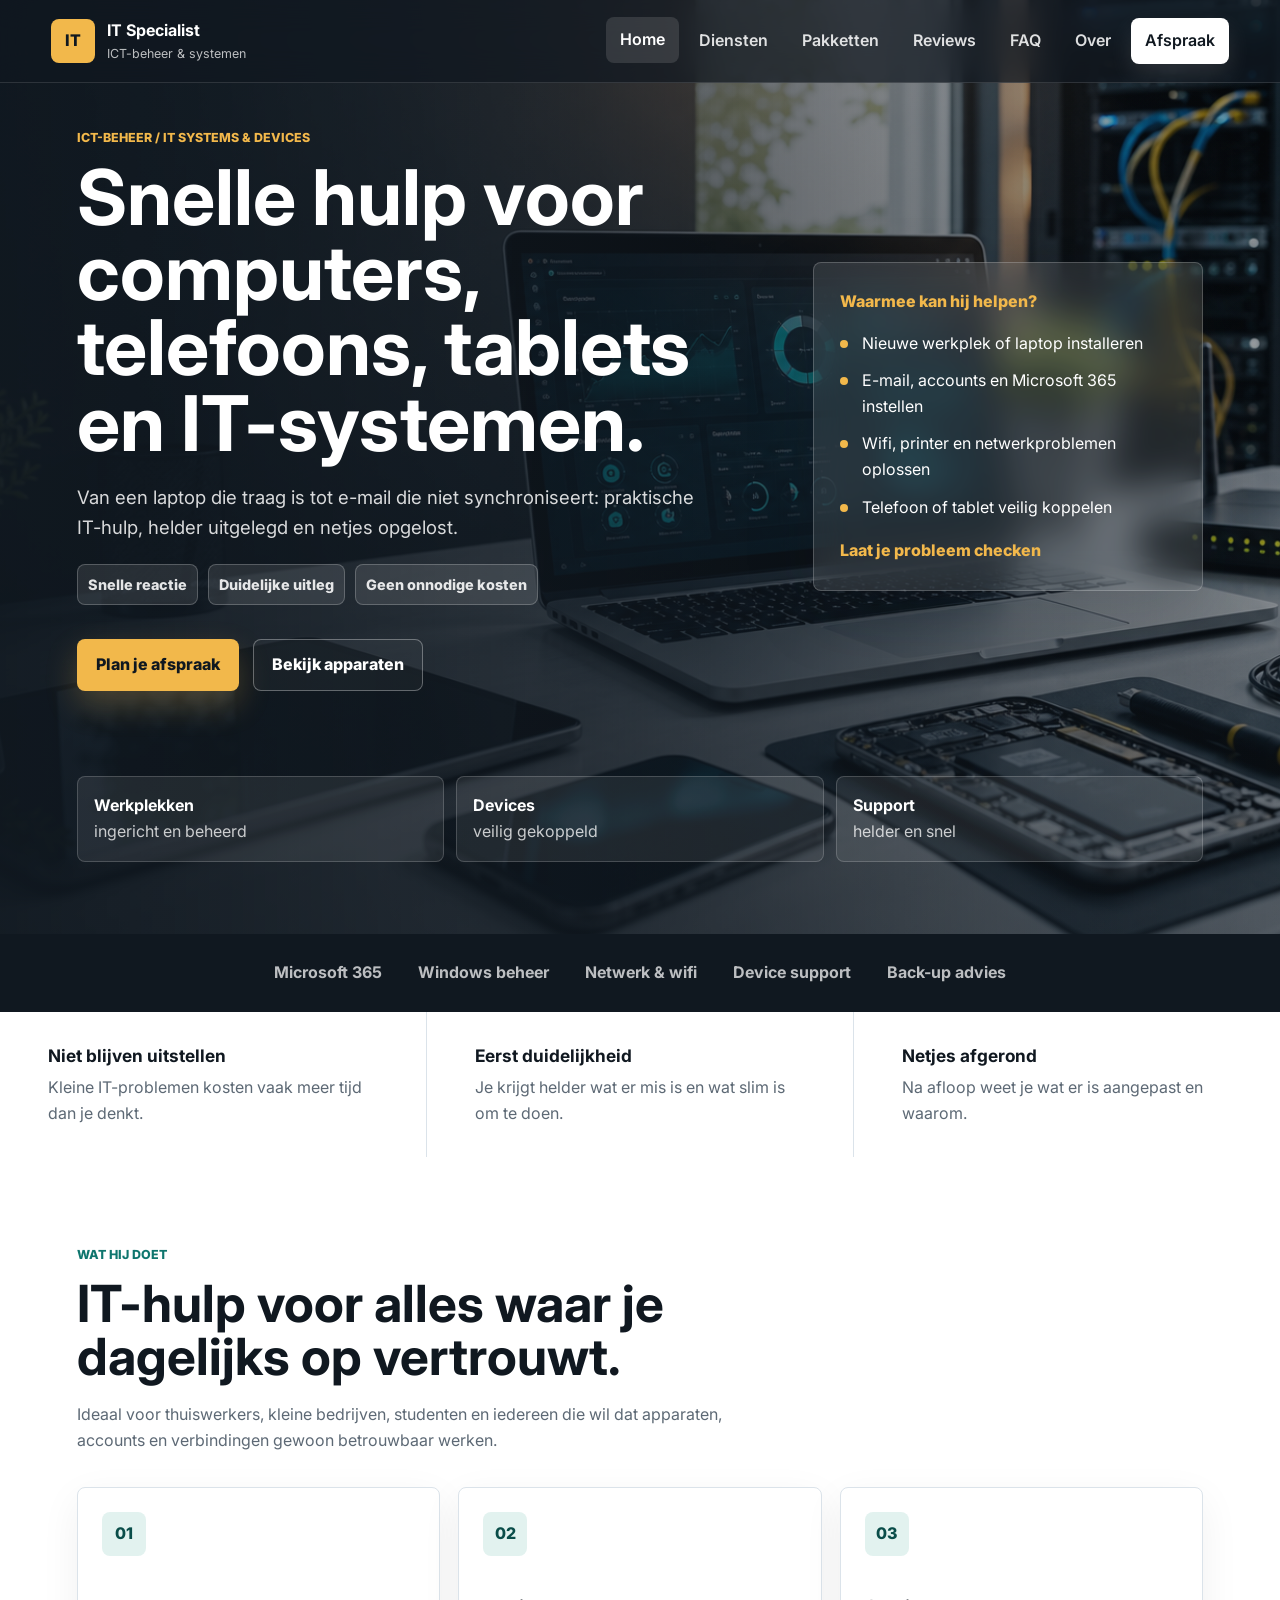
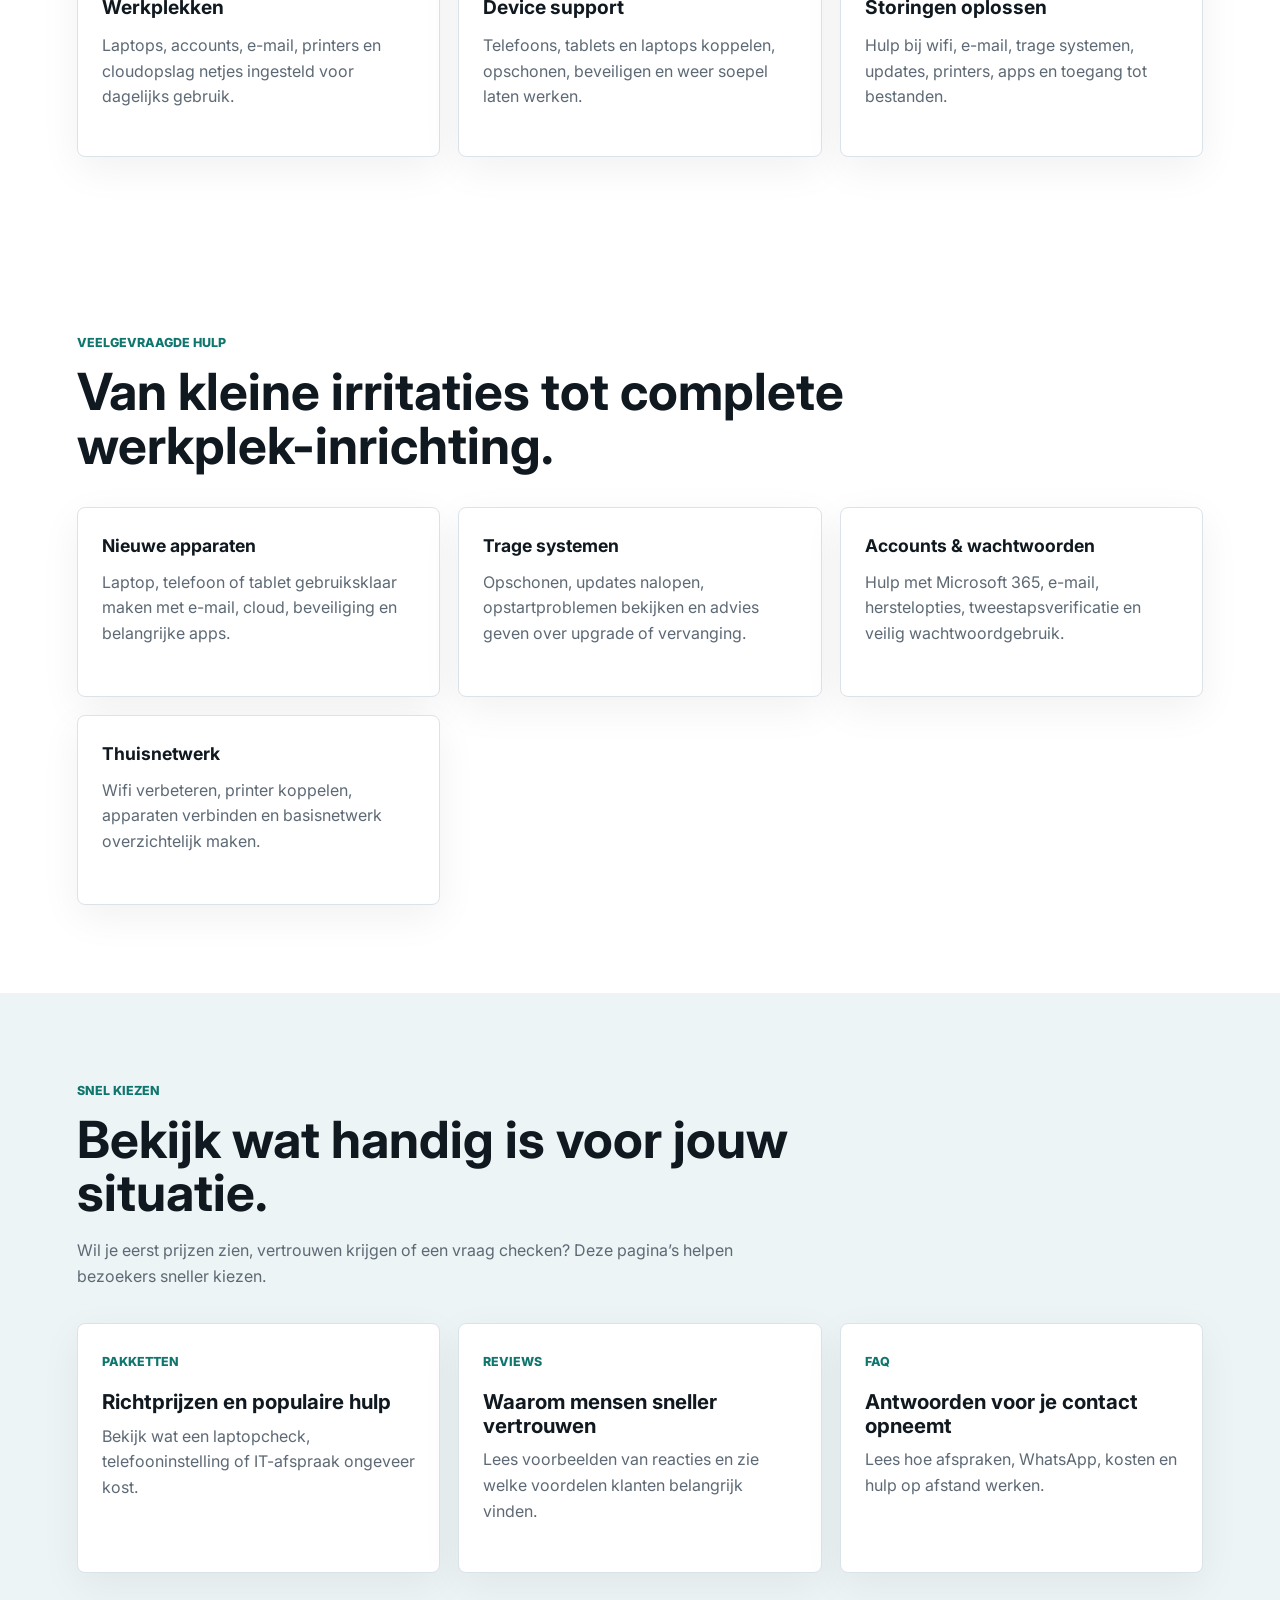
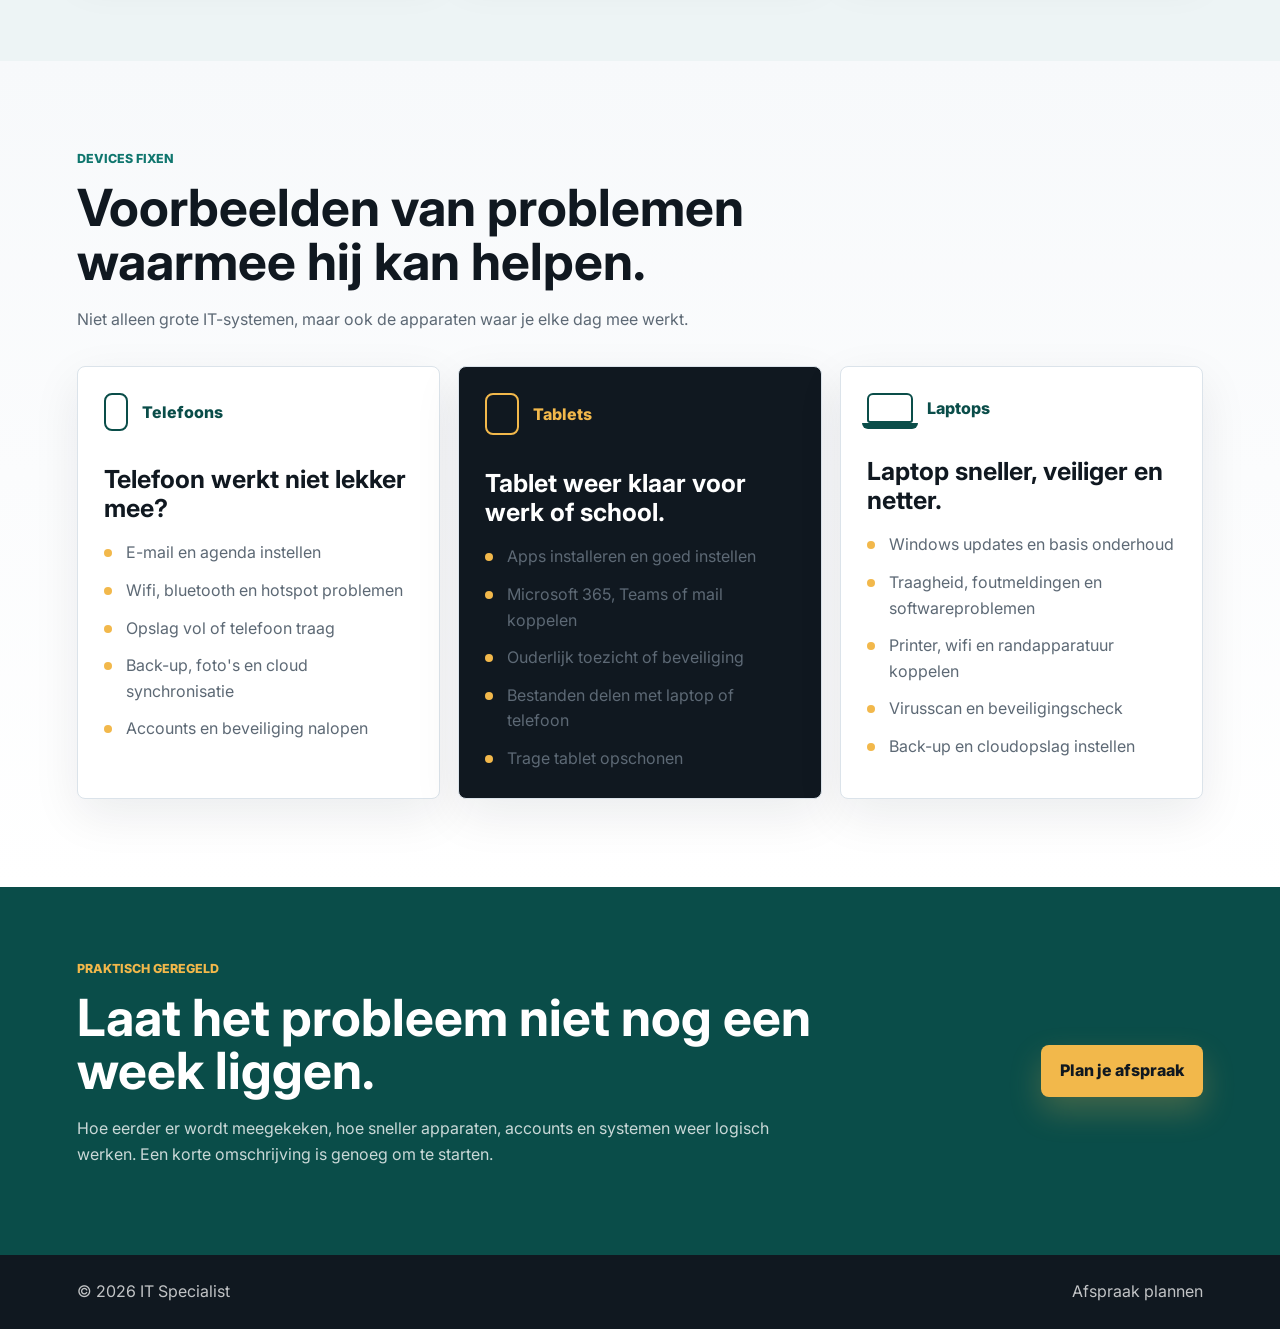
<file: index.html>
<!doctype html>
<html lang="nl">
  <head>
    <meta charset="utf-8">
    <meta name="viewport" content="width=device-width, initial-scale=1">
    <meta
      name="description"
      content="Professionele ICT-beheerder voor werkplekken, devices, netwerken, beveiliging en support."
    >
    <title>Home | ICT Beheer & IT Systems</title>
    <link rel="preconnect" href="https://fonts.googleapis.com">
    <link rel="preconnect" href="https://fonts.gstatic.com" crossorigin>
    <link href="https://fonts.googleapis.com/css2?family=Inter:wght@400;500;600;700;800&display=swap" rel="stylesheet">
    <link rel="stylesheet" href="styles.css?v=20260528-2">
  </head>
  <body>
    <header class="site-header">
      <a class="brand" href="index.html" aria-label="Naar de homepage">
        <span class="brand-mark">IT</span>
        <span>
          <strong>IT Specialist</strong>
          <small>ICT-beheer & systemen</small>
        </span>
      </a>
      <button class="menu-button" type="button" aria-label="Menu openen" aria-expanded="false">
        <span></span>
        <span></span>
        <span></span>
      </button>
      <nav class="main-nav" aria-label="Hoofdnavigatie">
        <a class="is-active" href="index.html">Home</a>
        <a href="diensten.html">Diensten</a>
        <a href="pakketten.html">Pakketten</a>
        <a href="reviews.html">Reviews</a>
        <a href="faq.html">FAQ</a>
        <a href="over.html">Over</a>
        <a class="nav-cta" href="contact.html">Afspraak</a>
      </nav>
    </header>

    <main>
      <section class="hero" aria-labelledby="hero-title">
        <div class="hero-media" aria-hidden="true"></div>
        <div class="hero-overlay"></div>
        <div class="hero-content home-hero-content">
          <div class="hero-copy-block">
            <p class="eyebrow">ICT-beheer / IT Systems & Devices</p>
            <h1 id="hero-title">Snelle hulp voor computers, telefoons, tablets en IT-systemen.</h1>
            <p class="hero-copy">
              Van een laptop die traag is tot e-mail die niet synchroniseert: praktische IT-hulp,
              helder uitgelegd en netjes opgelost.
            </p>
            <div class="confidence-row" aria-label="Voordelen">
              <span>Snelle reactie</span>
              <span>Duidelijke uitleg</span>
              <span>Geen onnodige kosten</span>
            </div>
            <div class="hero-actions">
              <a class="button button-primary" href="contact.html">Plan je afspraak</a>
              <a class="button button-secondary" href="#devices">Bekijk apparaten</a>
            </div>
          </div>
          <div class="hero-help-panel" aria-label="Veelgevraagde hulp">
            <span class="panel-kicker">Waarmee kan hij helpen?</span>
            <ul>
              <li>Nieuwe werkplek of laptop installeren</li>
              <li>E-mail, accounts en Microsoft 365 instellen</li>
              <li>Wifi, printer en netwerkproblemen oplossen</li>
              <li>Telefoon of tablet veilig koppelen</li>
            </ul>
            <a class="panel-link" href="contact.html">Laat je probleem checken</a>
          </div>
          <div class="hero-stats" aria-label="Kernpunten">
            <span><strong>Werkplekken</strong> ingericht en beheerd</span>
            <span><strong>Devices</strong> veilig gekoppeld</span>
            <span><strong>Support</strong> helder en snel</span>
          </div>
        </div>
      </section>

      <section class="trust-band" aria-label="Specialisaties">
        <span>Microsoft 365</span>
        <span>Windows beheer</span>
        <span>Netwerk & wifi</span>
        <span>Device support</span>
        <span>Back-up advies</span>
      </section>

      <section class="sales-strip" aria-label="Waarom kiezen voor deze IT-hulp">
        <div>
          <strong>Niet blijven uitstellen</strong>
          <span>Kleine IT-problemen kosten vaak meer tijd dan je denkt.</span>
        </div>
        <div>
          <strong>Eerst duidelijkheid</strong>
          <span>Je krijgt helder wat er mis is en wat slim is om te doen.</span>
        </div>
        <div>
          <strong>Netjes afgerond</strong>
          <span>Na afloop weet je wat er is aangepast en waarom.</span>
        </div>
      </section>

      <section class="section">
        <div class="section-heading">
          <p class="eyebrow">Wat hij doet</p>
          <h2>IT-hulp voor alles waar je dagelijks op vertrouwt.</h2>
          <p>
            Ideaal voor thuiswerkers, kleine bedrijven, studenten en iedereen die wil dat apparaten,
            accounts en verbindingen gewoon betrouwbaar werken.
          </p>
        </div>
        <div class="service-grid compact-grid">
          <article class="service-card">
            <span class="service-icon">01</span>
            <h3>Werkplekken</h3>
            <p>Laptops, accounts, e-mail, printers en cloudopslag netjes ingesteld voor dagelijks gebruik.</p>
          </article>
          <article class="service-card">
            <span class="service-icon">02</span>
            <h3>Device support</h3>
            <p>Telefoons, tablets en laptops koppelen, opschonen, beveiligen en weer soepel laten werken.</p>
          </article>
          <article class="service-card">
            <span class="service-icon">03</span>
            <h3>Storingen oplossen</h3>
            <p>Hulp bij wifi, e-mail, trage systemen, updates, printers, apps en toegang tot bestanden.</p>
          </article>
        </div>
      </section>

      <section class="section insight-section">
        <div class="section-heading">
          <p class="eyebrow">Veelgevraagde hulp</p>
          <h2>Van kleine irritaties tot complete werkplek-inrichting.</h2>
        </div>
        <div class="info-grid">
          <article>
            <strong>Nieuwe apparaten</strong>
            <p>Laptop, telefoon of tablet gebruiksklaar maken met e-mail, cloud, beveiliging en belangrijke apps.</p>
          </article>
          <article>
            <strong>Trage systemen</strong>
            <p>Opschonen, updates nalopen, opstartproblemen bekijken en advies geven over upgrade of vervanging.</p>
          </article>
          <article>
            <strong>Accounts & wachtwoorden</strong>
            <p>Hulp met Microsoft 365, e-mail, herstelopties, tweestapsverificatie en veilig wachtwoordgebruik.</p>
          </article>
          <article>
            <strong>Thuisnetwerk</strong>
            <p>Wifi verbeteren, printer koppelen, apparaten verbinden en basisnetwerk overzichtelijk maken.</p>
          </article>
        </div>
      </section>

      <section class="section muted">
        <div class="section-heading">
          <p class="eyebrow">Snel kiezen</p>
          <h2>Bekijk wat handig is voor jouw situatie.</h2>
          <p>Wil je eerst prijzen zien, vertrouwen krijgen of een vraag checken? Deze pagina’s helpen bezoekers sneller kiezen.</p>
        </div>
        <div class="link-card-grid">
          <a class="link-card" href="pakketten.html">
            <span>Pakketten</span>
            <strong>Richtprijzen en populaire hulp</strong>
            <p>Bekijk wat een laptopcheck, telefooninstelling of IT-afspraak ongeveer kost.</p>
          </a>
          <a class="link-card" href="reviews.html">
            <span>Reviews</span>
            <strong>Waarom mensen sneller vertrouwen</strong>
            <p>Lees voorbeelden van reacties en zie welke voordelen klanten belangrijk vinden.</p>
          </a>
          <a class="link-card" href="faq.html">
            <span>FAQ</span>
            <strong>Antwoorden voor je contact opneemt</strong>
            <p>Lees hoe afspraken, WhatsApp, kosten en hulp op afstand werken.</p>
          </a>
        </div>
      </section>

      <section class="section device-section" id="devices">
        <div class="section-heading">
          <p class="eyebrow">Devices fixen</p>
          <h2>Voorbeelden van problemen waarmee hij kan helpen.</h2>
          <p>
            Niet alleen grote IT-systemen, maar ook de apparaten waar je elke dag mee werkt.
          </p>
        </div>
        <div class="device-grid">
          <article class="device-card">
            <div class="device-topline">
              <span class="device-icon phone-icon" aria-hidden="true"></span>
              <span>Telefoons</span>
            </div>
            <h3>Telefoon werkt niet lekker mee?</h3>
            <ul>
              <li>E-mail en agenda instellen</li>
              <li>Wifi, bluetooth en hotspot problemen</li>
              <li>Opslag vol of telefoon traag</li>
              <li>Back-up, foto's en cloud synchronisatie</li>
              <li>Accounts en beveiliging nalopen</li>
            </ul>
          </article>
          <article class="device-card featured-device">
            <div class="device-topline">
              <span class="device-icon tablet-icon" aria-hidden="true"></span>
              <span>Tablets</span>
            </div>
            <h3>Tablet weer klaar voor werk of school.</h3>
            <ul>
              <li>Apps installeren en goed instellen</li>
              <li>Microsoft 365, Teams of mail koppelen</li>
              <li>Ouderlijk toezicht of beveiliging</li>
              <li>Bestanden delen met laptop of telefoon</li>
              <li>Trage tablet opschonen</li>
            </ul>
          </article>
          <article class="device-card">
            <div class="device-topline">
              <span class="device-icon laptop-icon" aria-hidden="true"></span>
              <span>Laptops</span>
            </div>
            <h3>Laptop sneller, veiliger en netter.</h3>
            <ul>
              <li>Windows updates en basis onderhoud</li>
              <li>Traagheid, foutmeldingen en softwareproblemen</li>
              <li>Printer, wifi en randapparatuur koppelen</li>
              <li>Virusscan en beveiligingscheck</li>
              <li>Back-up en cloudopslag instellen</li>
            </ul>
          </article>
        </div>
      </section>

      <section class="home-cta-section">
        <div>
          <p class="eyebrow">Praktisch geregeld</p>
          <h2>Laat het probleem niet nog een week liggen.</h2>
          <p>
            Hoe eerder er wordt meegekeken, hoe sneller apparaten, accounts en systemen weer logisch werken.
            Een korte omschrijving is genoeg om te starten.
          </p>
        </div>
        <a class="button button-primary" href="contact.html">Plan je afspraak</a>
      </section>
    </main>

    <footer class="site-footer">
      <span>&copy; <span id="year"></span> IT Specialist</span>
      <a href="contact.html">Afspraak plannen</a>
    </footer>

    <script src="script.js?v=20260528-2"></script>
  </body>
</html>
</file>
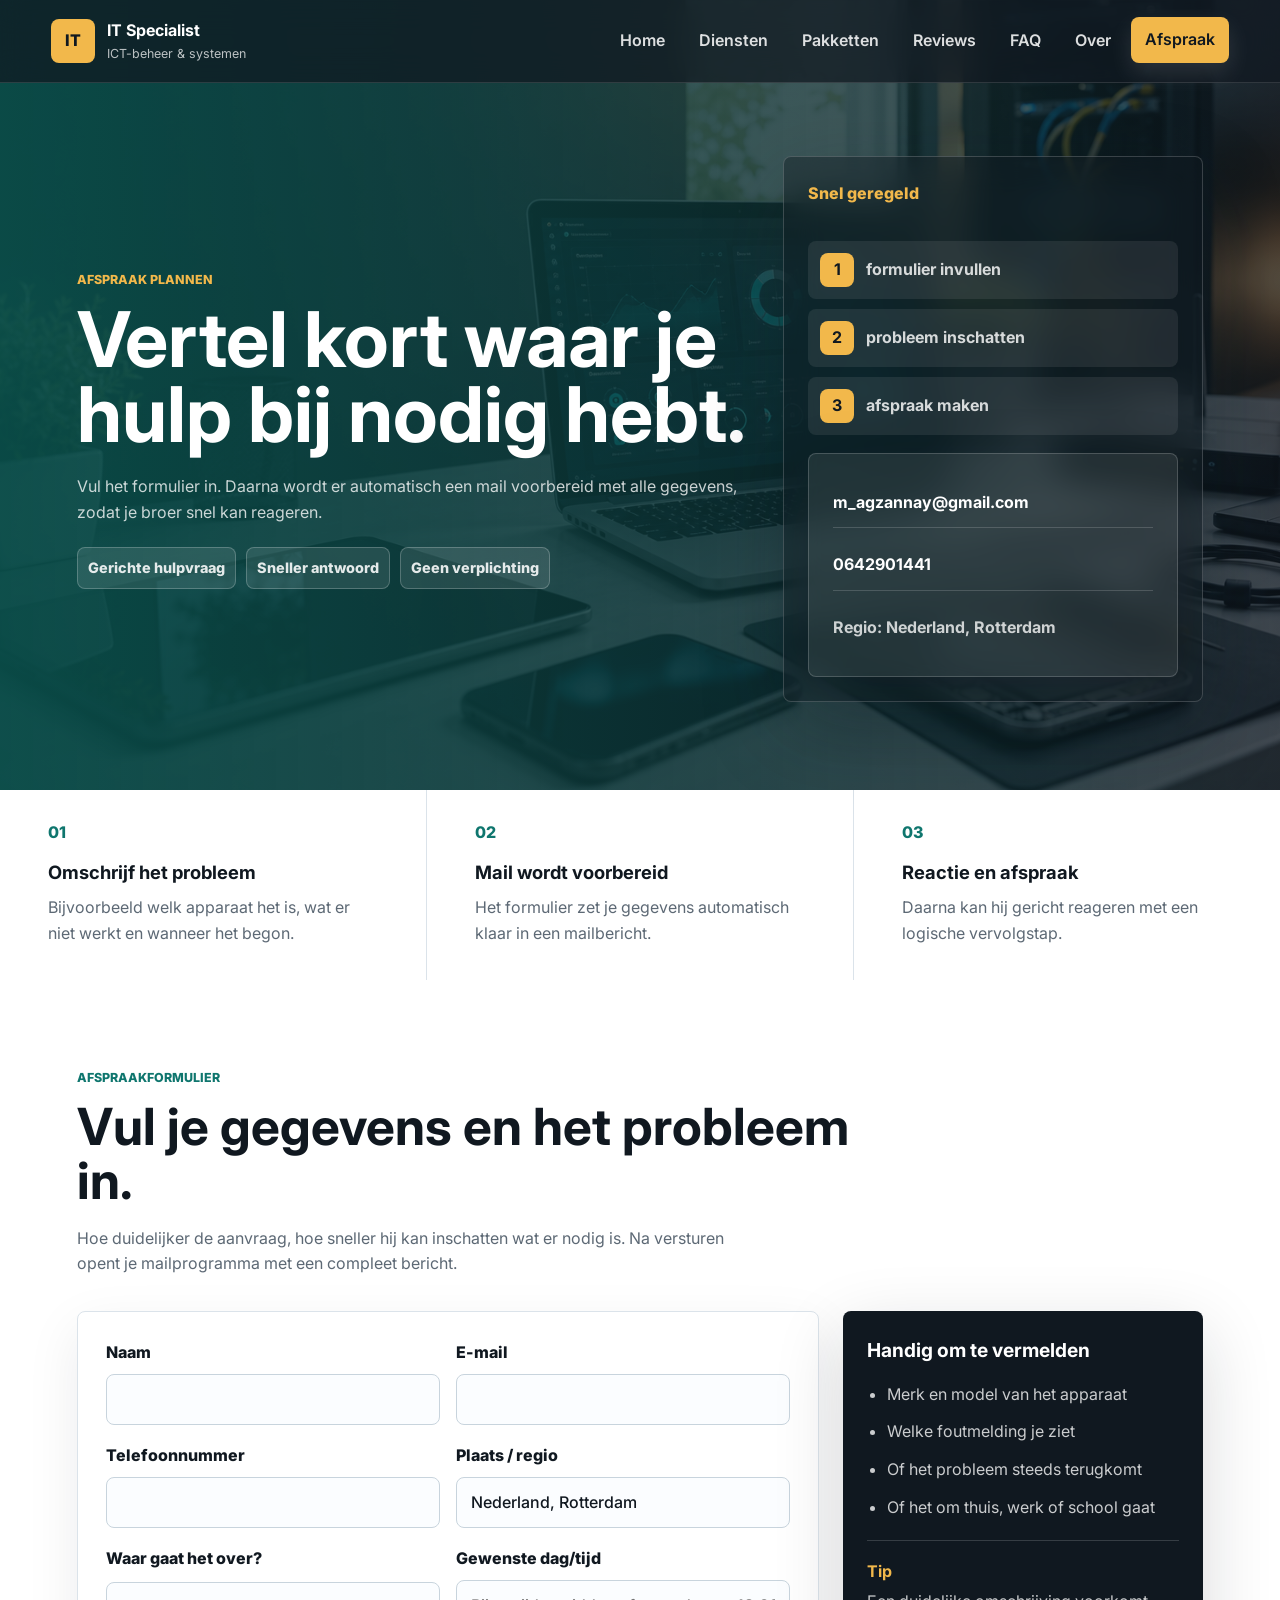
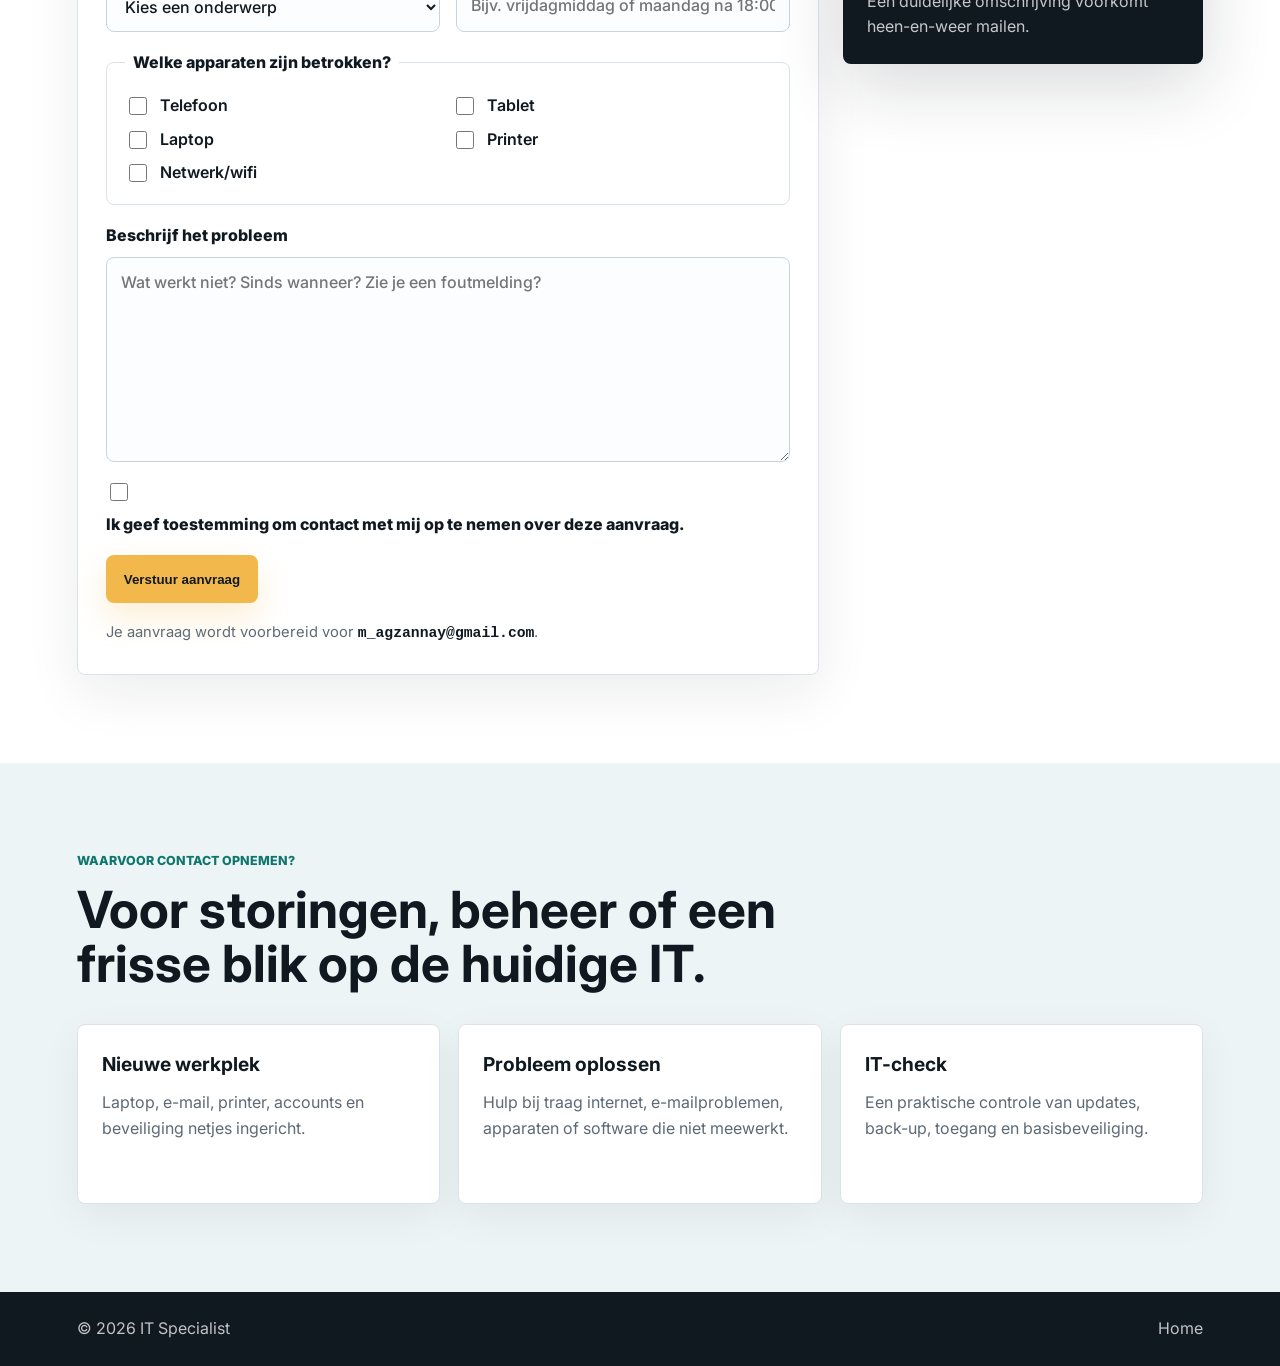
<file: contact.html>
<!doctype html>
<html lang="nl">
  <head>
    <meta charset="utf-8">
    <meta name="viewport" content="width=device-width, initial-scale=1">
    <meta
      name="description"
      content="Neem contact op voor ICT-beheer, IT-support, systemen, devices en advies."
    >
    <title>Afspraak plannen | ICT Beheer & IT Systems</title>
    <link rel="preconnect" href="https://fonts.googleapis.com">
    <link rel="preconnect" href="https://fonts.gstatic.com" crossorigin>
    <link href="https://fonts.googleapis.com/css2?family=Inter:wght@400;500;600;700;800&display=swap" rel="stylesheet">
    <link rel="stylesheet" href="styles.css?v=20260528-2">
  </head>
  <body>
    <header class="site-header">
      <a class="brand" href="index.html" aria-label="Naar de homepage">
        <span class="brand-mark">IT</span>
        <span>
          <strong>IT Specialist</strong>
          <small>ICT-beheer & systemen</small>
        </span>
      </a>
      <button class="menu-button" type="button" aria-label="Menu openen" aria-expanded="false">
        <span></span>
        <span></span>
        <span></span>
      </button>
      <nav class="main-nav" aria-label="Hoofdnavigatie">
        <a href="index.html">Home</a>
        <a href="diensten.html">Diensten</a>
        <a href="pakketten.html">Pakketten</a>
        <a href="reviews.html">Reviews</a>
        <a href="faq.html">FAQ</a>
        <a href="over.html">Over</a>
        <a class="nav-cta is-active" href="contact.html">Afspraak</a>
      </nav>
    </header>

    <main>
      <section class="contact-section contact-page">
        <div class="contact-hero-copy">
          <p class="eyebrow">Afspraak plannen</p>
          <h1>Vertel kort waar je hulp bij nodig hebt.</h1>
          <p>
            Vul het formulier in. Daarna wordt er automatisch een mail voorbereid met alle gegevens,
            zodat je broer snel kan reageren.
          </p>
          <div class="confidence-row" aria-label="Wat je mag verwachten">
            <span>Gerichte hulpvraag</span>
            <span>Sneller antwoord</span>
            <span>Geen verplichting</span>
          </div>
        </div>
        <div class="contact-hero-panel">
          <span class="panel-kicker">Snel geregeld</span>
          <div class="mini-metrics">
            <span><strong>1</strong> formulier invullen</span>
            <span><strong>2</strong> probleem inschatten</span>
            <span><strong>3</strong> afspraak maken</span>
          </div>
          <div class="contact-card">
            <a href="mailto:m_agzannay@gmail.com">m_agzannay@gmail.com</a>
            <a href="tel:+31642901441">0642901441</a>
            <span>Regio: Nederland, Rotterdam</span>
          </div>
        </div>
      </section>

      <section class="contact-step-strip" aria-label="Zo werkt een aanvraag">
        <article>
          <span>01</span>
          <strong>Omschrijf het probleem</strong>
          <p>Bijvoorbeeld welk apparaat het is, wat er niet werkt en wanneer het begon.</p>
        </article>
        <article>
          <span>02</span>
          <strong>Mail wordt voorbereid</strong>
          <p>Het formulier zet je gegevens automatisch klaar in een mailbericht.</p>
        </article>
        <article>
          <span>03</span>
          <strong>Reactie en afspraak</strong>
          <p>Daarna kan hij gericht reageren met een logische vervolgstap.</p>
        </article>
      </section>

      <section class="section">
        <div class="section-heading">
          <p class="eyebrow">Afspraakformulier</p>
          <h2>Vul je gegevens en het probleem in.</h2>
          <p>Hoe duidelijker de aanvraag, hoe sneller hij kan inschatten wat er nodig is. Na versturen opent je mailprogramma met een compleet bericht.</p>
        </div>
        <div class="form-layout">
          <form class="appointment-form" id="appointment-form" action="mailto:m_agzannay@gmail.com" method="post" enctype="text/plain" data-recipient="m_agzannay@gmail.com">
            <div class="form-row">
              <label>
                Naam
                <input type="text" name="naam" autocomplete="name" required>
              </label>
              <label>
                E-mail
                <input type="email" name="email" autocomplete="email" required>
              </label>
            </div>
            <div class="form-row">
              <label>
                Telefoonnummer
                <input type="tel" name="telefoon" autocomplete="tel" required>
              </label>
              <label>
                Plaats / regio
                <input type="text" name="regio" autocomplete="address-level2" value="Nederland, Rotterdam">
              </label>
            </div>
            <div class="form-row">
              <label>
                Waar gaat het over?
                <select name="hulpsoort" required>
                  <option value="">Kies een onderwerp</option>
                  <option>Telefoon</option>
                  <option>Tablet</option>
                  <option>Laptop of pc</option>
                  <option>Wifi of netwerk</option>
                  <option>E-mail of account</option>
                  <option>Printer of randapparatuur</option>
                  <option>IT-check of advies</option>
                </select>
              </label>
              <label>
                Gewenste dag/tijd
                <input type="text" name="moment" placeholder="Bijv. vrijdagmiddag of maandag na 18:00">
              </label>
            </div>
            <fieldset>
              <legend>Welke apparaten zijn betrokken?</legend>
              <label><input type="checkbox" name="apparaten" value="Telefoon"> Telefoon</label>
              <label><input type="checkbox" name="apparaten" value="Tablet"> Tablet</label>
              <label><input type="checkbox" name="apparaten" value="Laptop"> Laptop</label>
              <label><input type="checkbox" name="apparaten" value="Printer"> Printer</label>
              <label><input type="checkbox" name="apparaten" value="Netwerk/wifi"> Netwerk/wifi</label>
            </fieldset>
            <label>
              Beschrijf het probleem
              <textarea name="bericht" rows="7" placeholder="Wat werkt niet? Sinds wanneer? Zie je een foutmelding?" required></textarea>
            </label>
            <label class="consent-line">
              <input type="checkbox" name="akkoord" required>
              Ik geef toestemming om contact met mij op te nemen over deze aanvraag.
            </label>
            <button class="button button-primary" type="submit">Verstuur aanvraag</button>
            <p class="form-note" id="form-note">
              Je aanvraag wordt voorbereid voor <code>m_agzannay@gmail.com</code>.
            </p>
          </form>

          <aside class="form-aside">
            <h3>Handig om te vermelden</h3>
            <ul>
              <li>Merk en model van het apparaat</li>
              <li>Welke foutmelding je ziet</li>
              <li>Of het probleem steeds terugkomt</li>
              <li>Of het om thuis, werk of school gaat</li>
            </ul>
            <div class="aside-note">
              <strong>Tip</strong>
              <span>Een duidelijke omschrijving voorkomt heen-en-weer mailen.</span>
            </div>
          </aside>
        </div>
      </section>

      <section class="section muted">
        <div class="section-heading">
          <p class="eyebrow">Waarvoor contact opnemen?</p>
          <h2>Voor storingen, beheer of een frisse blik op de huidige IT.</h2>
        </div>
        <div class="detail-grid">
          <article>
            <h3>Nieuwe werkplek</h3>
            <p>Laptop, e-mail, printer, accounts en beveiliging netjes ingericht.</p>
          </article>
          <article>
            <h3>Probleem oplossen</h3>
            <p>Hulp bij traag internet, e-mailproblemen, apparaten of software die niet meewerkt.</p>
          </article>
          <article>
            <h3>IT-check</h3>
            <p>Een praktische controle van updates, back-up, toegang en basisbeveiliging.</p>
          </article>
        </div>
      </section>
    </main>

    <footer class="site-footer">
      <span>&copy; <span id="year"></span> IT Specialist</span>
      <a href="index.html">Home</a>
    </footer>

    <script src="script.js?v=20260528-2"></script>
  </body>
</html>
</file>
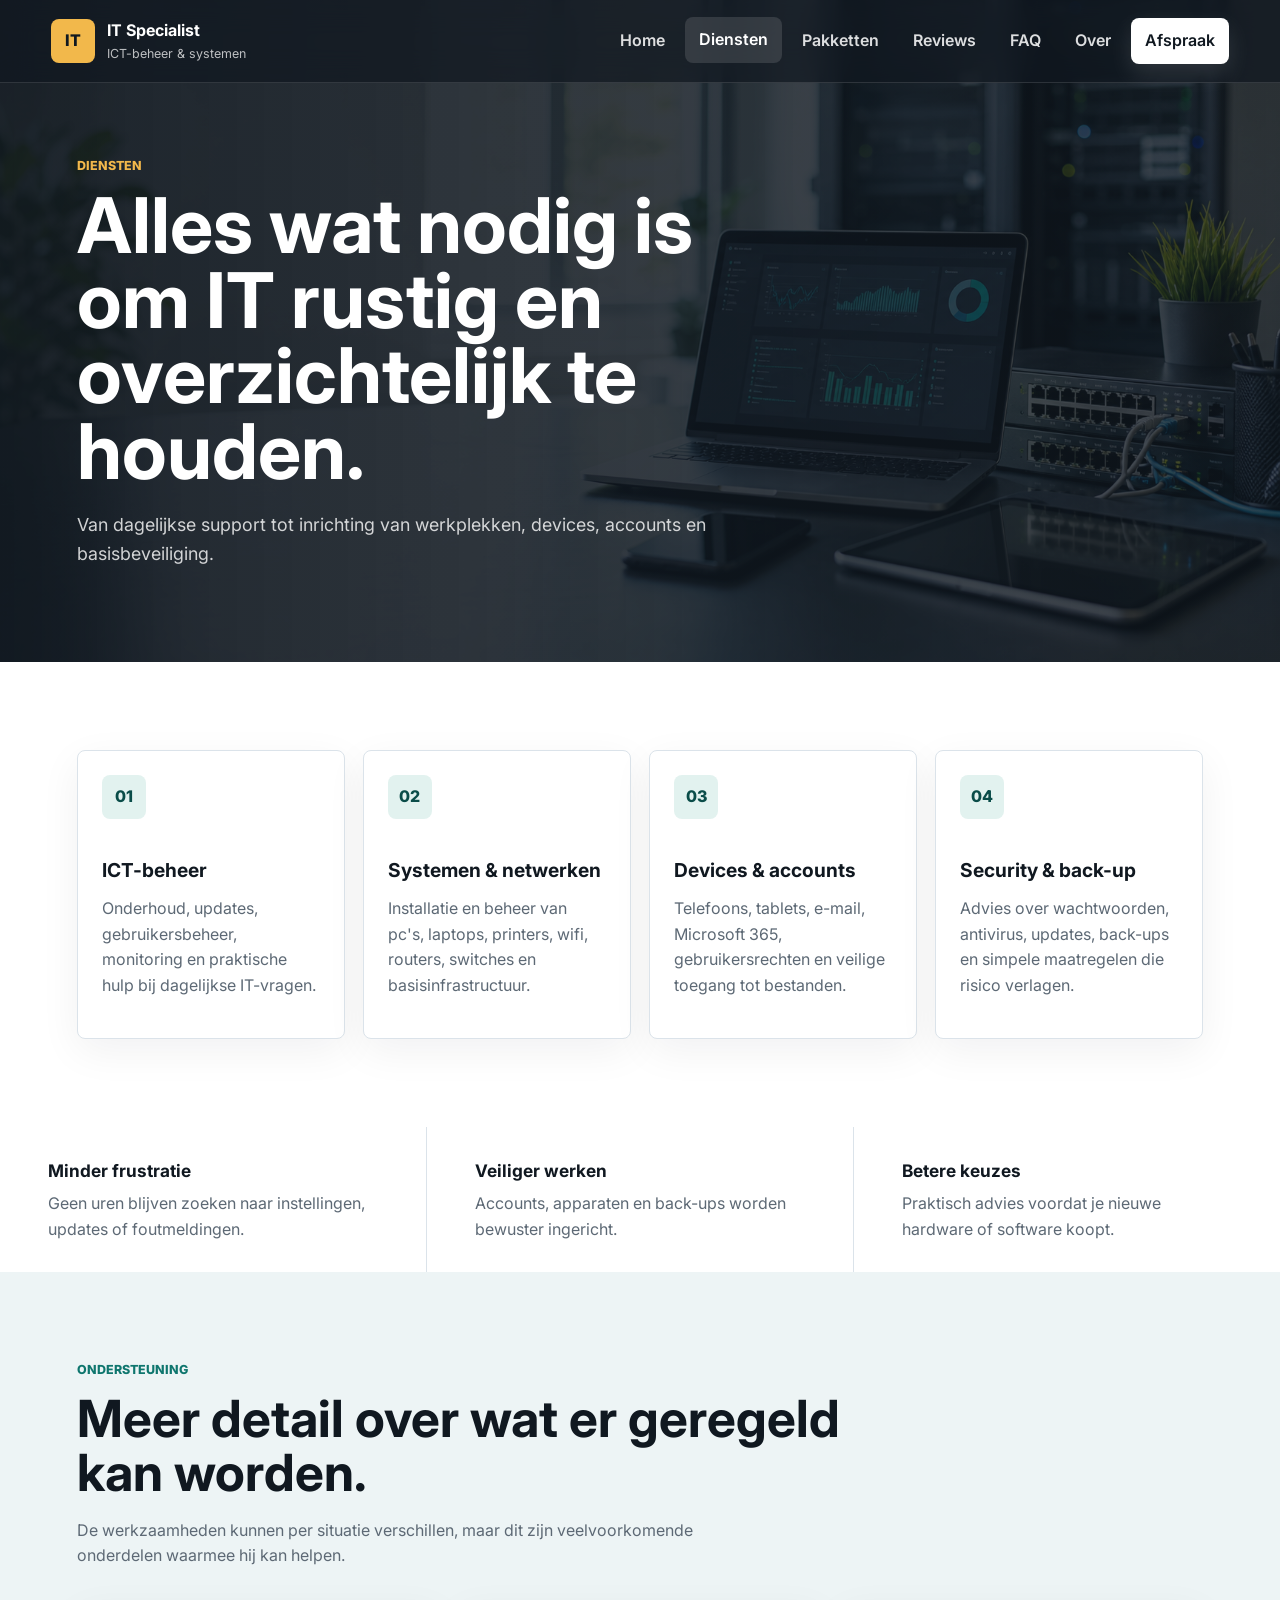
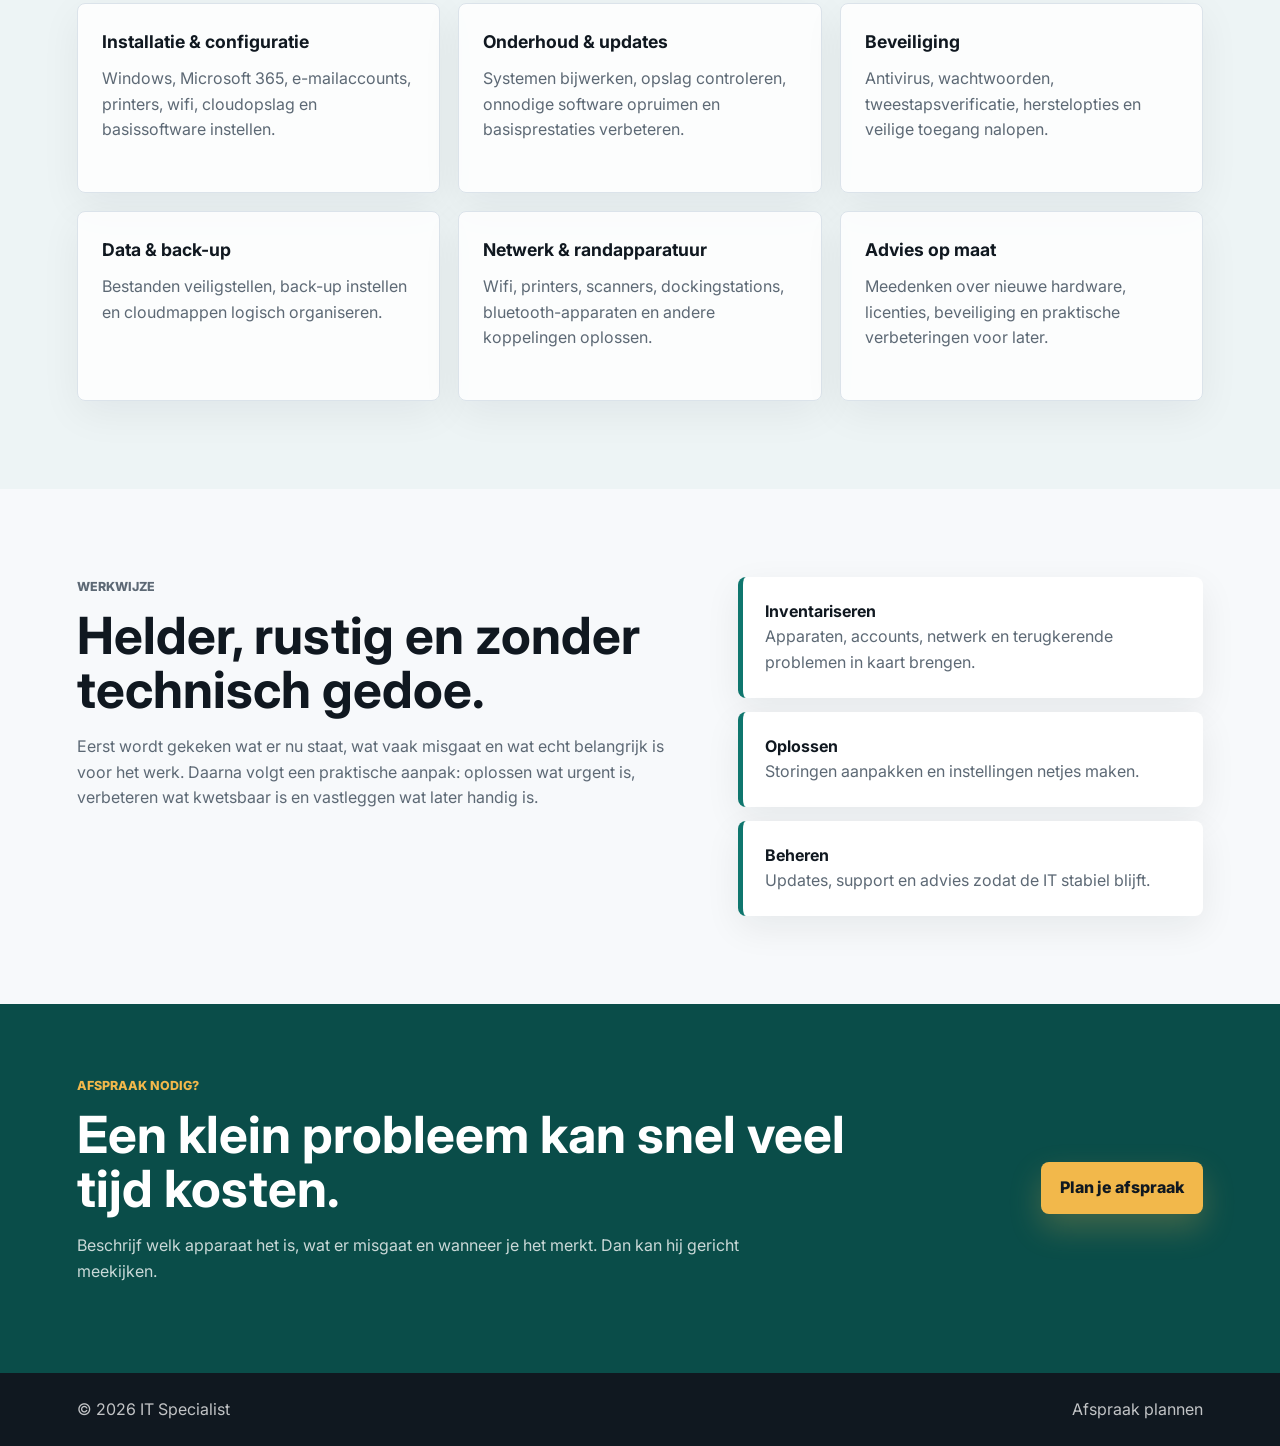
<file: diensten.html>
<!doctype html>
<html lang="nl">
  <head>
    <meta charset="utf-8">
    <meta name="viewport" content="width=device-width, initial-scale=1">
    <meta
      name="description"
      content="ICT-diensten voor beheer, systemen, netwerken, devices, accounts, security en back-up."
    >
    <title>Diensten | ICT Beheer & IT Systems</title>
    <link rel="preconnect" href="https://fonts.googleapis.com">
    <link rel="preconnect" href="https://fonts.gstatic.com" crossorigin>
    <link href="https://fonts.googleapis.com/css2?family=Inter:wght@400;500;600;700;800&display=swap" rel="stylesheet">
    <link rel="stylesheet" href="styles.css?v=20260528-2">
  </head>
  <body>
    <header class="site-header">
      <a class="brand" href="index.html" aria-label="Naar de homepage">
        <span class="brand-mark">IT</span>
        <span>
          <strong>IT Specialist</strong>
          <small>ICT-beheer & systemen</small>
        </span>
      </a>
      <button class="menu-button" type="button" aria-label="Menu openen" aria-expanded="false">
        <span></span>
        <span></span>
        <span></span>
      </button>
      <nav class="main-nav" aria-label="Hoofdnavigatie">
        <a href="index.html">Home</a>
        <a class="is-active" href="diensten.html">Diensten</a>
        <a href="pakketten.html">Pakketten</a>
        <a href="reviews.html">Reviews</a>
        <a href="faq.html">FAQ</a>
        <a href="over.html">Over</a>
        <a class="nav-cta" href="contact.html">Afspraak</a>
      </nav>
    </header>

    <main>
      <section class="page-hero">
        <p class="eyebrow">Diensten</p>
        <h1>Alles wat nodig is om IT rustig en overzichtelijk te houden.</h1>
        <p>
          Van dagelijkse support tot inrichting van werkplekken, devices, accounts en basisbeveiliging.
        </p>
      </section>

      <section class="section">
        <div class="service-grid">
          <article class="service-card">
            <span class="service-icon">01</span>
            <h3>ICT-beheer</h3>
            <p>Onderhoud, updates, gebruikersbeheer, monitoring en praktische hulp bij dagelijkse IT-vragen.</p>
          </article>
          <article class="service-card">
            <span class="service-icon">02</span>
            <h3>Systemen & netwerken</h3>
            <p>Installatie en beheer van pc's, laptops, printers, wifi, routers, switches en basisinfrastructuur.</p>
          </article>
          <article class="service-card">
            <span class="service-icon">03</span>
            <h3>Devices & accounts</h3>
            <p>Telefoons, tablets, e-mail, Microsoft 365, gebruikersrechten en veilige toegang tot bestanden.</p>
          </article>
          <article class="service-card">
            <span class="service-icon">04</span>
            <h3>Security & back-up</h3>
            <p>Advies over wachtwoorden, antivirus, updates, back-ups en simpele maatregelen die risico verlagen.</p>
          </article>
        </div>
      </section>

      <section class="sales-strip" aria-label="Voordelen van ICT-hulp">
        <div>
          <strong>Minder frustratie</strong>
          <span>Geen uren blijven zoeken naar instellingen, updates of foutmeldingen.</span>
        </div>
        <div>
          <strong>Veiliger werken</strong>
          <span>Accounts, apparaten en back-ups worden bewuster ingericht.</span>
        </div>
        <div>
          <strong>Betere keuzes</strong>
          <span>Praktisch advies voordat je nieuwe hardware of software koopt.</span>
        </div>
      </section>

      <section class="section muted">
        <div class="section-heading">
          <p class="eyebrow">Ondersteuning</p>
          <h2>Meer detail over wat er geregeld kan worden.</h2>
          <p>
            De werkzaamheden kunnen per situatie verschillen, maar dit zijn veelvoorkomende onderdelen
            waarmee hij kan helpen.
          </p>
        </div>
        <div class="info-grid">
          <article>
            <strong>Installatie & configuratie</strong>
            <p>Windows, Microsoft 365, e-mailaccounts, printers, wifi, cloudopslag en basissoftware instellen.</p>
          </article>
          <article>
            <strong>Onderhoud & updates</strong>
            <p>Systemen bijwerken, opslag controleren, onnodige software opruimen en basisprestaties verbeteren.</p>
          </article>
          <article>
            <strong>Beveiliging</strong>
            <p>Antivirus, wachtwoorden, tweestapsverificatie, herstelopties en veilige toegang nalopen.</p>
          </article>
          <article>
            <strong>Data & back-up</strong>
            <p>Bestanden veiligstellen, back-up instellen en cloudmappen logisch organiseren.</p>
          </article>
          <article>
            <strong>Netwerk & randapparatuur</strong>
            <p>Wifi, printers, scanners, dockingstations, bluetooth-apparaten en andere koppelingen oplossen.</p>
          </article>
          <article>
            <strong>Advies op maat</strong>
            <p>Meedenken over nieuwe hardware, licenties, beveiliging en praktische verbeteringen voor later.</p>
          </article>
        </div>
      </section>

      <section class="split-section">
        <div>
          <p class="eyebrow">Werkwijze</p>
          <h2>Helder, rustig en zonder technisch gedoe.</h2>
          <p>
            Eerst wordt gekeken wat er nu staat, wat vaak misgaat en wat echt belangrijk is voor het werk.
            Daarna volgt een praktische aanpak: oplossen wat urgent is, verbeteren wat kwetsbaar is en vastleggen
            wat later handig is.
          </p>
        </div>
        <ol class="steps">
          <li>
            <strong>Inventariseren</strong>
            <span>Apparaten, accounts, netwerk en terugkerende problemen in kaart brengen.</span>
          </li>
          <li>
            <strong>Oplossen</strong>
            <span>Storingen aanpakken en instellingen netjes maken.</span>
          </li>
          <li>
            <strong>Beheren</strong>
            <span>Updates, support en advies zodat de IT stabiel blijft.</span>
          </li>
        </ol>
      </section>

      <section class="home-cta-section">
        <div>
          <p class="eyebrow">Afspraak nodig?</p>
          <h2>Een klein probleem kan snel veel tijd kosten.</h2>
          <p>Beschrijf welk apparaat het is, wat er misgaat en wanneer je het merkt. Dan kan hij gericht meekijken.</p>
        </div>
        <a class="button button-primary" href="contact.html">Plan je afspraak</a>
      </section>
    </main>

    <footer class="site-footer">
      <span>&copy; <span id="year"></span> IT Specialist</span>
      <a href="contact.html">Afspraak plannen</a>
    </footer>

    <script src="script.js?v=20260528-2"></script>
  </body>
</html>
</file>
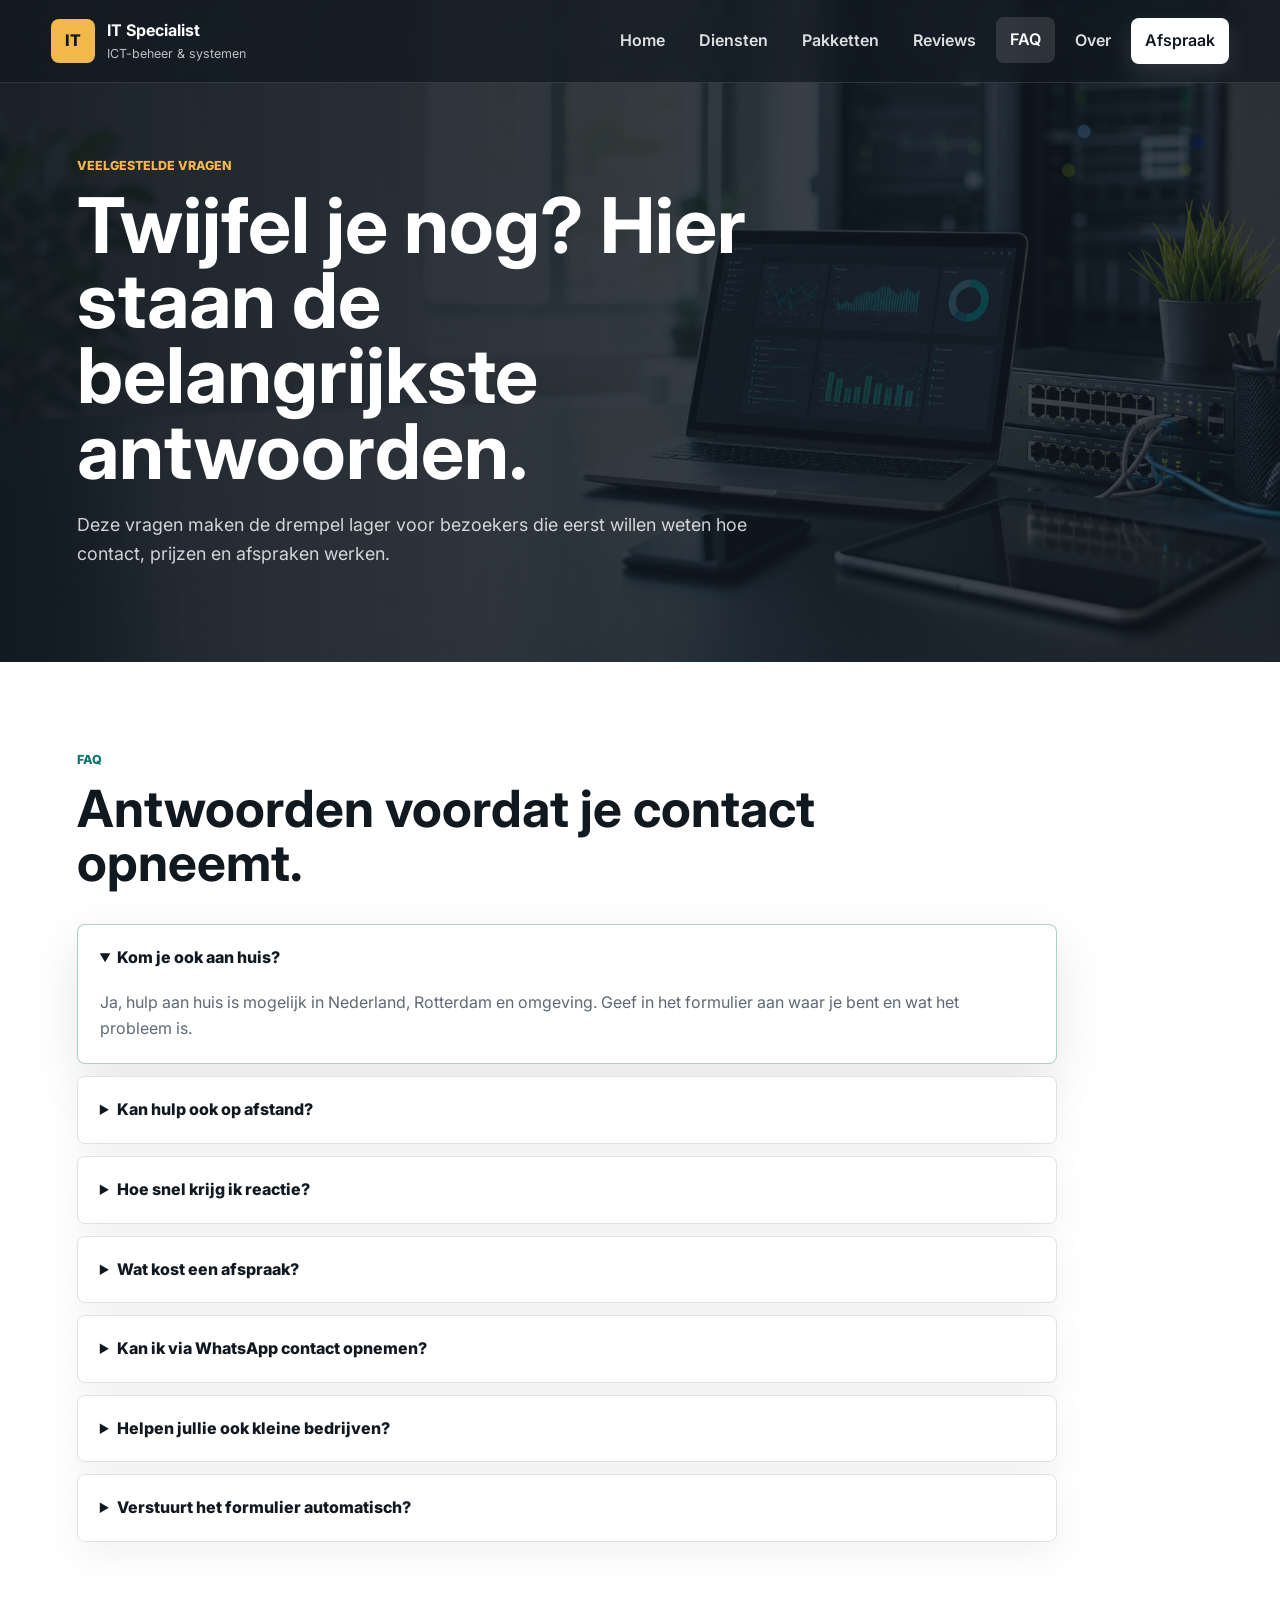
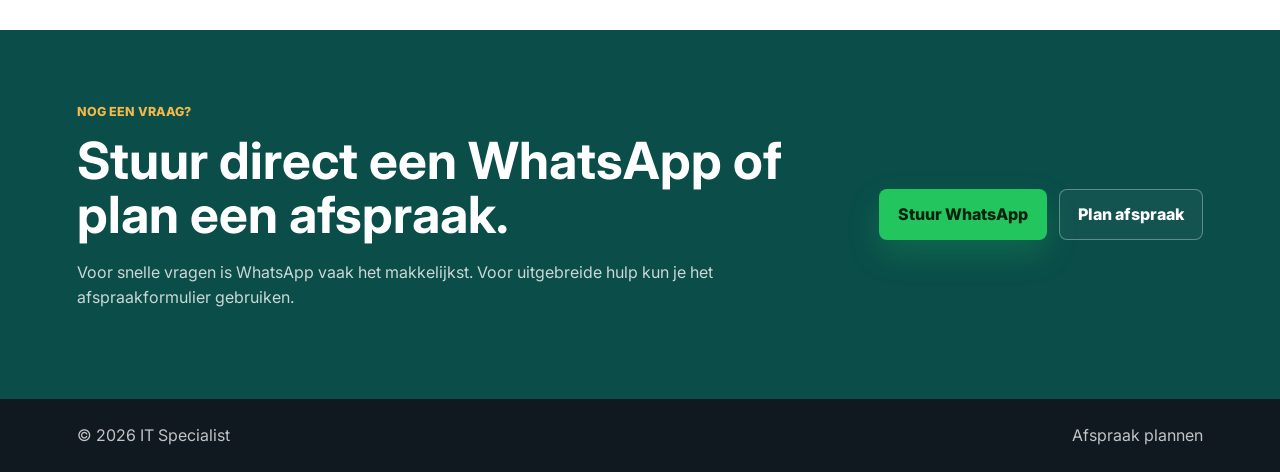
<file: faq.html>
<!doctype html>
<html lang="nl">
  <head>
    <meta charset="utf-8">
    <meta name="viewport" content="width=device-width, initial-scale=1">
    <meta
      name="description"
      content="Veelgestelde vragen over IT-hulp, kosten, WhatsApp, hulp aan huis, hulp op afstand en afspraken."
    >
    <title>FAQ | ICT Beheer & IT Systems</title>
    <link rel="preconnect" href="https://fonts.googleapis.com">
    <link rel="preconnect" href="https://fonts.gstatic.com" crossorigin>
    <link href="https://fonts.googleapis.com/css2?family=Inter:wght@400;500;600;700;800&display=swap" rel="stylesheet">
    <link rel="stylesheet" href="styles.css?v=20260528-2">
  </head>
  <body>
    <header class="site-header">
      <a class="brand" href="index.html" aria-label="Naar de homepage">
        <span class="brand-mark">IT</span>
        <span>
          <strong>IT Specialist</strong>
          <small>ICT-beheer & systemen</small>
        </span>
      </a>
      <button class="menu-button" type="button" aria-label="Menu openen" aria-expanded="false">
        <span></span>
        <span></span>
        <span></span>
      </button>
      <nav class="main-nav" aria-label="Hoofdnavigatie">
        <a href="index.html">Home</a>
        <a href="diensten.html">Diensten</a>
        <a href="pakketten.html">Pakketten</a>
        <a href="reviews.html">Reviews</a>
        <a class="is-active" href="faq.html">FAQ</a>
        <a href="over.html">Over</a>
        <a class="nav-cta" href="contact.html">Afspraak</a>
      </nav>
    </header>

    <main>
      <section class="page-hero">
        <p class="eyebrow">Veelgestelde vragen</p>
        <h1>Twijfel je nog? Hier staan de belangrijkste antwoorden.</h1>
        <p>
          Deze vragen maken de drempel lager voor bezoekers die eerst willen weten hoe contact, prijzen en afspraken werken.
        </p>
      </section>

      <section class="section">
        <div class="section-heading">
          <p class="eyebrow">FAQ</p>
          <h2>Antwoorden voordat je contact opneemt.</h2>
        </div>
        <div class="faq-list">
          <details open>
            <summary>Kom je ook aan huis?</summary>
            <p>Ja, hulp aan huis is mogelijk in Nederland, Rotterdam en omgeving. Geef in het formulier aan waar je bent en wat het probleem is.</p>
          </details>
          <details>
            <summary>Kan hulp ook op afstand?</summary>
            <p>Voor sommige problemen wel, zoals e-mail, accounts, instellingen of korte checks. Bij hardware, wifi of printers is hulp op locatie soms handiger.</p>
          </details>
          <details>
            <summary>Hoe snel krijg ik reactie?</summary>
            <p>Na een duidelijke aanvraag kan er sneller worden ingeschat wat nodig is. WhatsApp is handig voor korte, snelle vragen.</p>
          </details>
          <details>
            <summary>Wat kost een afspraak?</summary>
            <p>Richtprijzen staan op de pakkettenpagina. De definitieve prijs hangt af van het probleem, locatie en benodigde tijd.</p>
          </details>
          <details>
            <summary>Kan ik via WhatsApp contact opnemen?</summary>
            <p>Ja. Stuur kort welk apparaat het is, wat er misgaat en of je een foutmelding ziet. Dat helpt om sneller een goede inschatting te maken.</p>
          </details>
          <details>
            <summary>Helpen jullie ook kleine bedrijven?</summary>
            <p>Ja, bijvoorbeeld met werkplekken, Microsoft 365, accounts, printers, back-up advies en basisbeveiliging.</p>
          </details>
          <details>
            <summary>Verstuurt het formulier automatisch?</summary>
            <p>De website maakt een mailbericht klaar met alle ingevulde gegevens. Controleer daarna de mail en druk op verzenden in je mailprogramma.</p>
          </details>
        </div>
      </section>

      <section class="home-cta-section">
        <div>
          <p class="eyebrow">Nog een vraag?</p>
          <h2>Stuur direct een WhatsApp of plan een afspraak.</h2>
          <p>Voor snelle vragen is WhatsApp vaak het makkelijkst. Voor uitgebreide hulp kun je het afspraakformulier gebruiken.</p>
        </div>
        <div class="cta-actions">
          <a class="button button-primary whatsapp-button" href="https://wa.me/31642901441">Stuur WhatsApp</a>
          <a class="button button-secondary" href="contact.html">Plan afspraak</a>
        </div>
      </section>
    </main>

    <footer class="site-footer">
      <span>&copy; <span id="year"></span> IT Specialist</span>
      <a href="contact.html">Afspraak plannen</a>
    </footer>

    <script src="script.js?v=20260528-2"></script>
  </body>
</html>
</file>
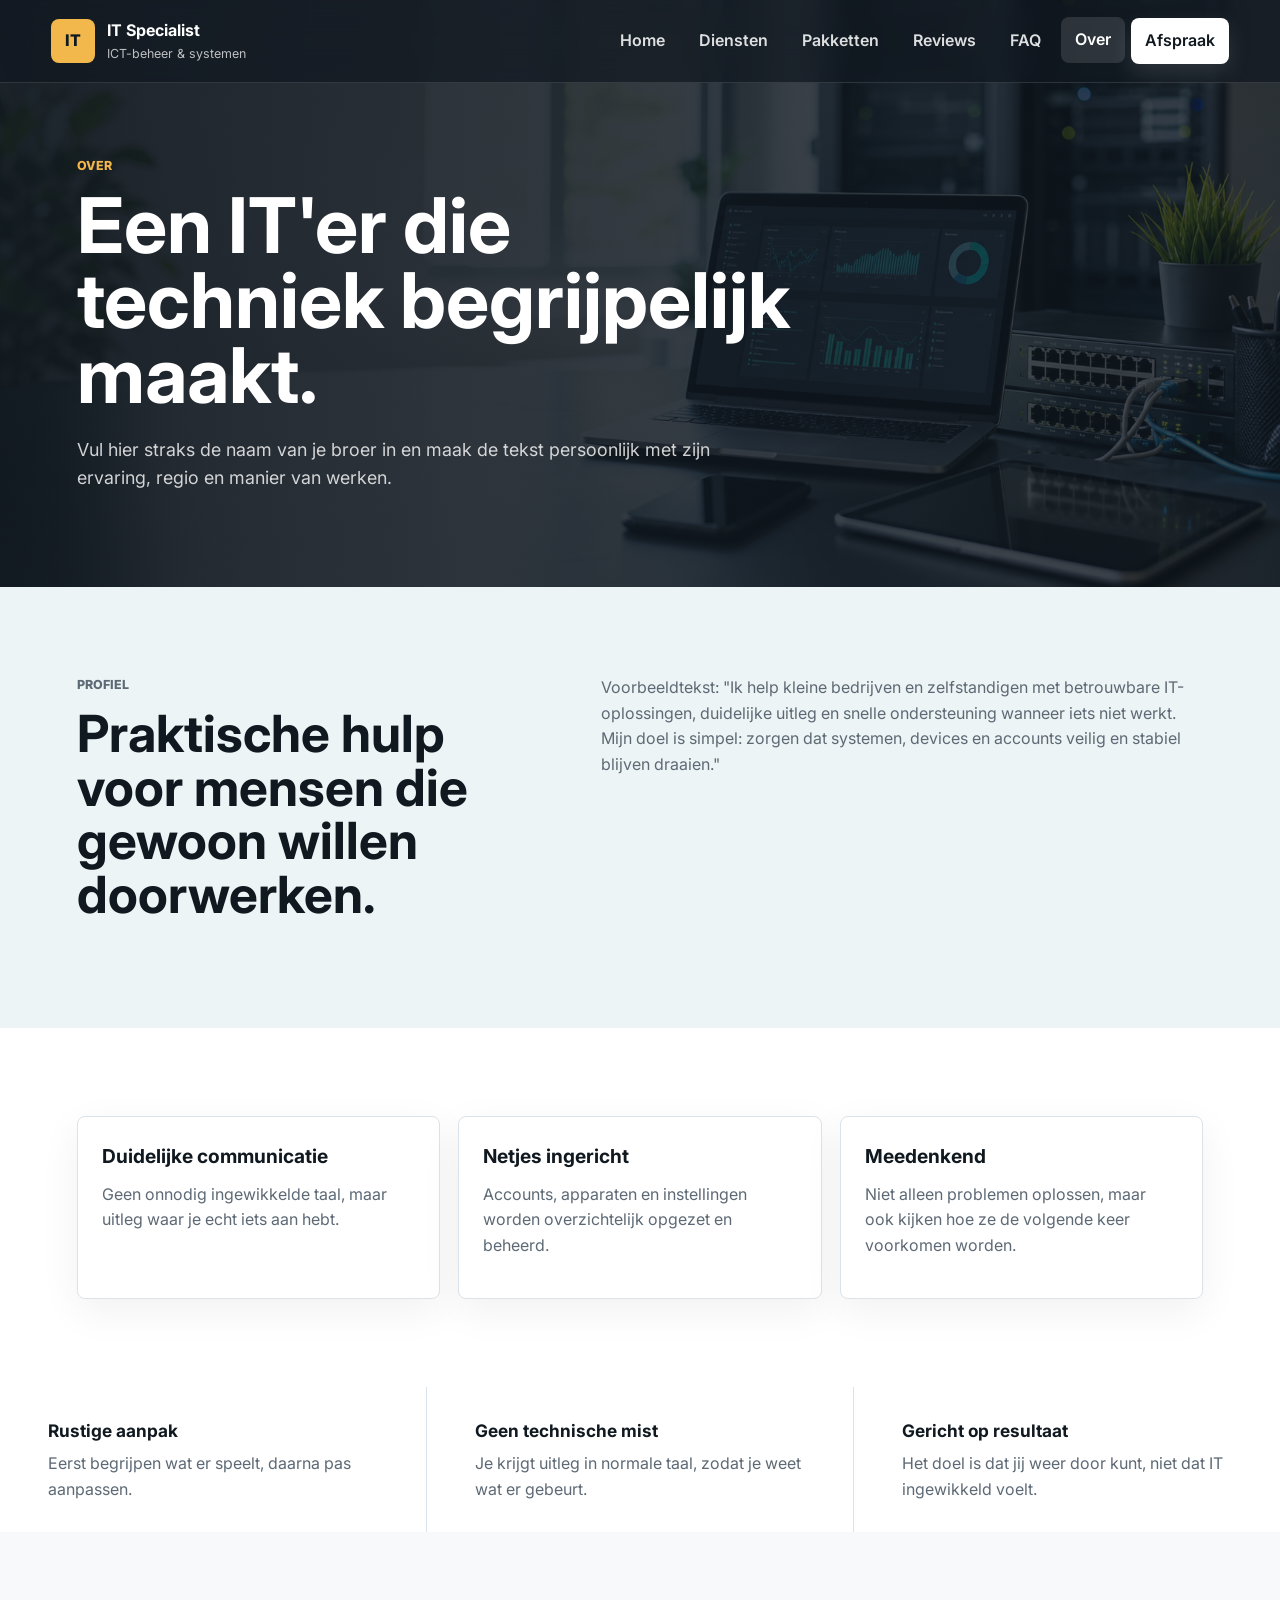
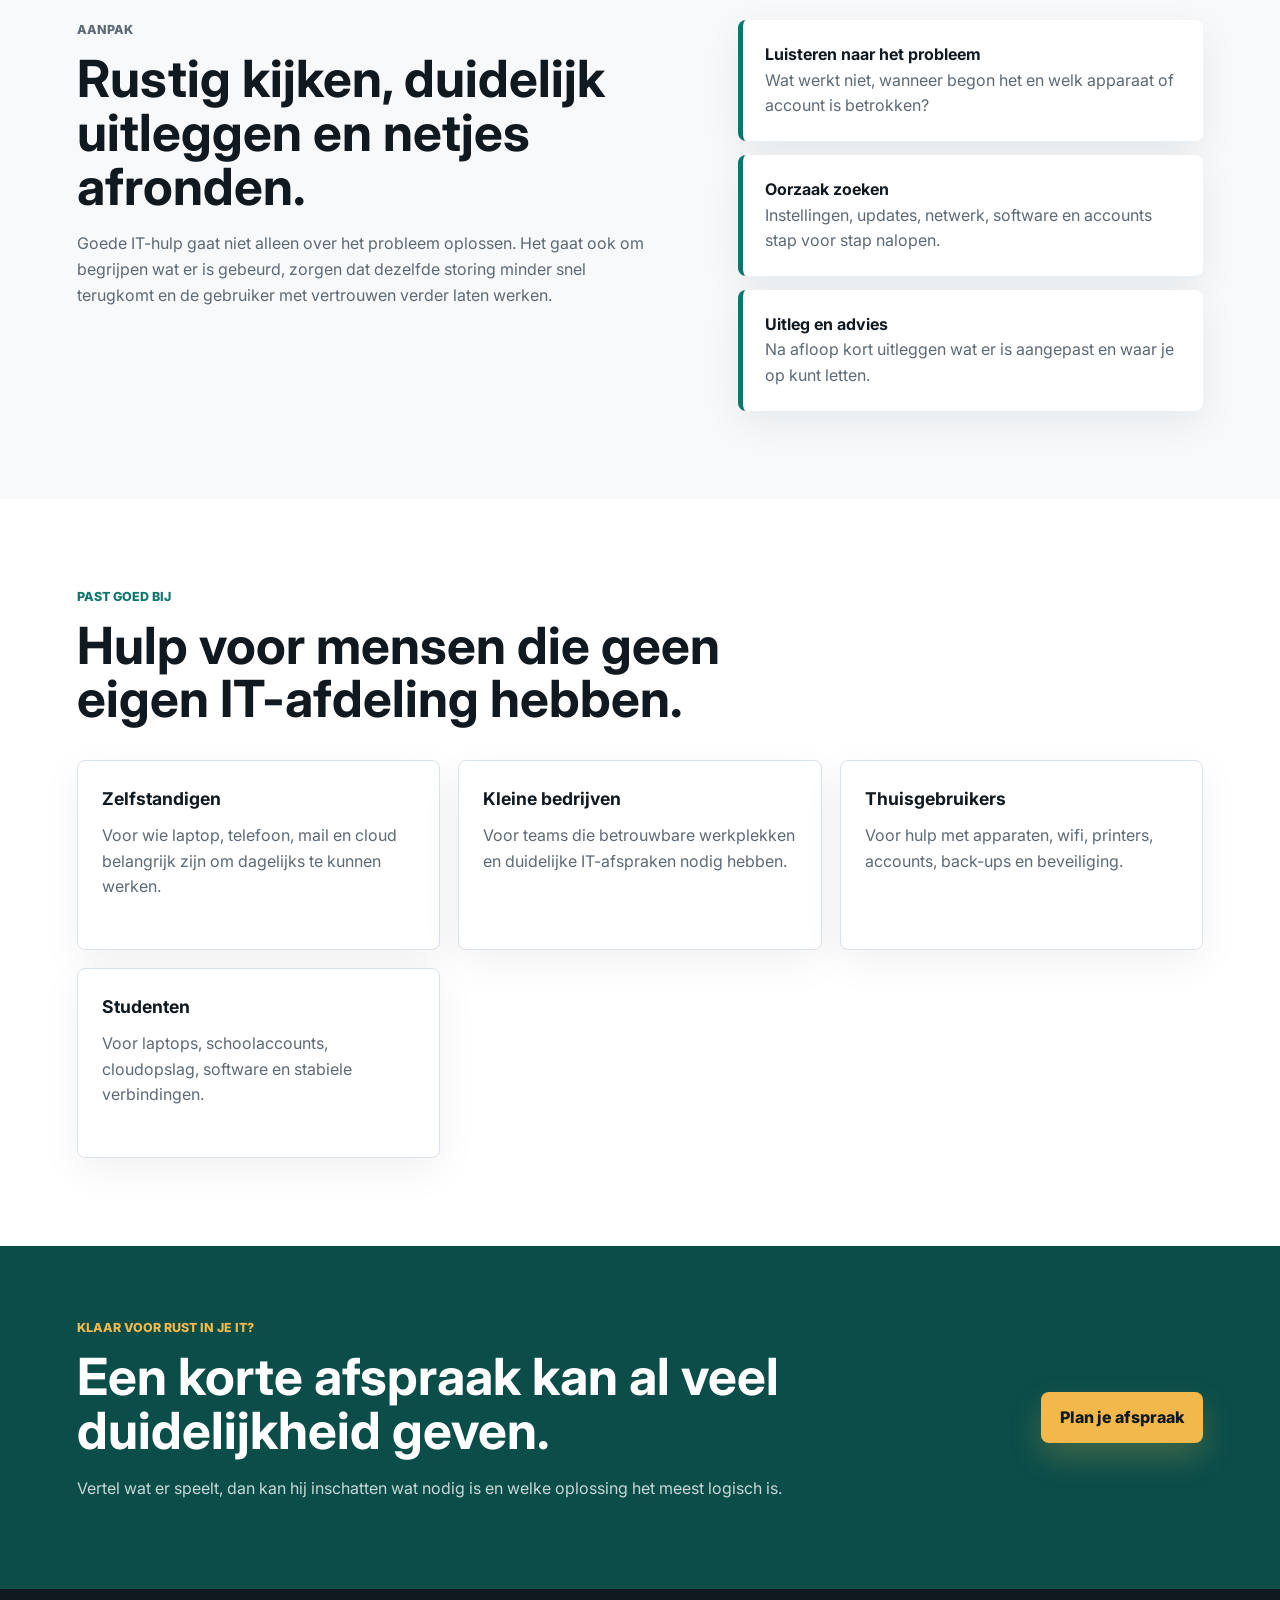
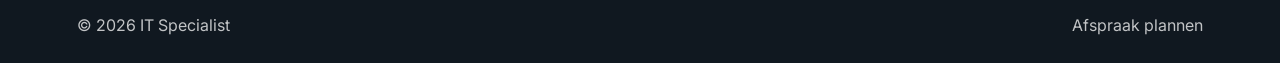
<file: over.html>
<!doctype html>
<html lang="nl">
  <head>
    <meta charset="utf-8">
    <meta name="viewport" content="width=device-width, initial-scale=1">
    <meta
      name="description"
      content="Meer over de ICT-beheerder achter de IT-support en systeembeheer diensten."
    >
    <title>Over | ICT Beheer & IT Systems</title>
    <link rel="preconnect" href="https://fonts.googleapis.com">
    <link rel="preconnect" href="https://fonts.gstatic.com" crossorigin>
    <link href="https://fonts.googleapis.com/css2?family=Inter:wght@400;500;600;700;800&display=swap" rel="stylesheet">
    <link rel="stylesheet" href="styles.css?v=20260528-2">
  </head>
  <body>
    <header class="site-header">
      <a class="brand" href="index.html" aria-label="Naar de homepage">
        <span class="brand-mark">IT</span>
        <span>
          <strong>IT Specialist</strong>
          <small>ICT-beheer & systemen</small>
        </span>
      </a>
      <button class="menu-button" type="button" aria-label="Menu openen" aria-expanded="false">
        <span></span>
        <span></span>
        <span></span>
      </button>
      <nav class="main-nav" aria-label="Hoofdnavigatie">
        <a href="index.html">Home</a>
        <a href="diensten.html">Diensten</a>
        <a href="pakketten.html">Pakketten</a>
        <a href="reviews.html">Reviews</a>
        <a href="faq.html">FAQ</a>
        <a class="is-active" href="over.html">Over</a>
        <a class="nav-cta" href="contact.html">Afspraak</a>
      </nav>
    </header>

    <main>
      <section class="page-hero">
        <p class="eyebrow">Over</p>
        <h1>Een IT'er die techniek begrijpelijk maakt.</h1>
        <p>
          Vul hier straks de naam van je broer in en maak de tekst persoonlijk met zijn ervaring,
          regio en manier van werken.
        </p>
      </section>

      <section class="section muted">
        <div class="about-wrap">
          <div>
            <p class="eyebrow">Profiel</p>
            <h2>Praktische hulp voor mensen die gewoon willen doorwerken.</h2>
          </div>
          <p>
            Voorbeeldtekst: "Ik help kleine bedrijven en zelfstandigen met betrouwbare IT-oplossingen,
            duidelijke uitleg en snelle ondersteuning wanneer iets niet werkt. Mijn doel is simpel:
            zorgen dat systemen, devices en accounts veilig en stabiel blijven draaien."
          </p>
        </div>
      </section>

      <section class="section">
        <div class="detail-grid">
          <article>
            <h3>Duidelijke communicatie</h3>
            <p>Geen onnodig ingewikkelde taal, maar uitleg waar je echt iets aan hebt.</p>
          </article>
          <article>
            <h3>Netjes ingericht</h3>
            <p>Accounts, apparaten en instellingen worden overzichtelijk opgezet en beheerd.</p>
          </article>
          <article>
            <h3>Meedenkend</h3>
            <p>Niet alleen problemen oplossen, maar ook kijken hoe ze de volgende keer voorkomen worden.</p>
          </article>
        </div>
      </section>

      <section class="sales-strip" aria-label="Vertrouwen">
        <div>
          <strong>Rustige aanpak</strong>
          <span>Eerst begrijpen wat er speelt, daarna pas aanpassen.</span>
        </div>
        <div>
          <strong>Geen technische mist</strong>
          <span>Je krijgt uitleg in normale taal, zodat je weet wat er gebeurt.</span>
        </div>
        <div>
          <strong>Gericht op resultaat</strong>
          <span>Het doel is dat jij weer door kunt, niet dat IT ingewikkeld voelt.</span>
        </div>
      </section>

      <section class="split-section">
        <div>
          <p class="eyebrow">Aanpak</p>
          <h2>Rustig kijken, duidelijk uitleggen en netjes afronden.</h2>
          <p>
            Goede IT-hulp gaat niet alleen over het probleem oplossen. Het gaat ook om begrijpen wat er is gebeurd,
            zorgen dat dezelfde storing minder snel terugkomt en de gebruiker met vertrouwen verder laten werken.
          </p>
        </div>
        <ol class="steps">
          <li>
            <strong>Luisteren naar het probleem</strong>
            <span>Wat werkt niet, wanneer begon het en welk apparaat of account is betrokken?</span>
          </li>
          <li>
            <strong>Oorzaak zoeken</strong>
            <span>Instellingen, updates, netwerk, software en accounts stap voor stap nalopen.</span>
          </li>
          <li>
            <strong>Uitleg en advies</strong>
            <span>Na afloop kort uitleggen wat er is aangepast en waar je op kunt letten.</span>
          </li>
        </ol>
      </section>

      <section class="section">
        <div class="section-heading">
          <p class="eyebrow">Past goed bij</p>
          <h2>Hulp voor mensen die geen eigen IT-afdeling hebben.</h2>
        </div>
        <div class="info-grid">
          <article>
            <strong>Zelfstandigen</strong>
            <p>Voor wie laptop, telefoon, mail en cloud belangrijk zijn om dagelijks te kunnen werken.</p>
          </article>
          <article>
            <strong>Kleine bedrijven</strong>
            <p>Voor teams die betrouwbare werkplekken en duidelijke IT-afspraken nodig hebben.</p>
          </article>
          <article>
            <strong>Thuisgebruikers</strong>
            <p>Voor hulp met apparaten, wifi, printers, accounts, back-ups en beveiliging.</p>
          </article>
          <article>
            <strong>Studenten</strong>
            <p>Voor laptops, schoolaccounts, cloudopslag, software en stabiele verbindingen.</p>
          </article>
        </div>
      </section>

      <section class="home-cta-section">
        <div>
          <p class="eyebrow">Klaar voor rust in je IT?</p>
          <h2>Een korte afspraak kan al veel duidelijkheid geven.</h2>
          <p>Vertel wat er speelt, dan kan hij inschatten wat nodig is en welke oplossing het meest logisch is.</p>
        </div>
        <a class="button button-primary" href="contact.html">Plan je afspraak</a>
      </section>
    </main>

    <footer class="site-footer">
      <span>&copy; <span id="year"></span> IT Specialist</span>
      <a href="contact.html">Afspraak plannen</a>
    </footer>

    <script src="script.js?v=20260528-2"></script>
  </body>
</html>
</file>
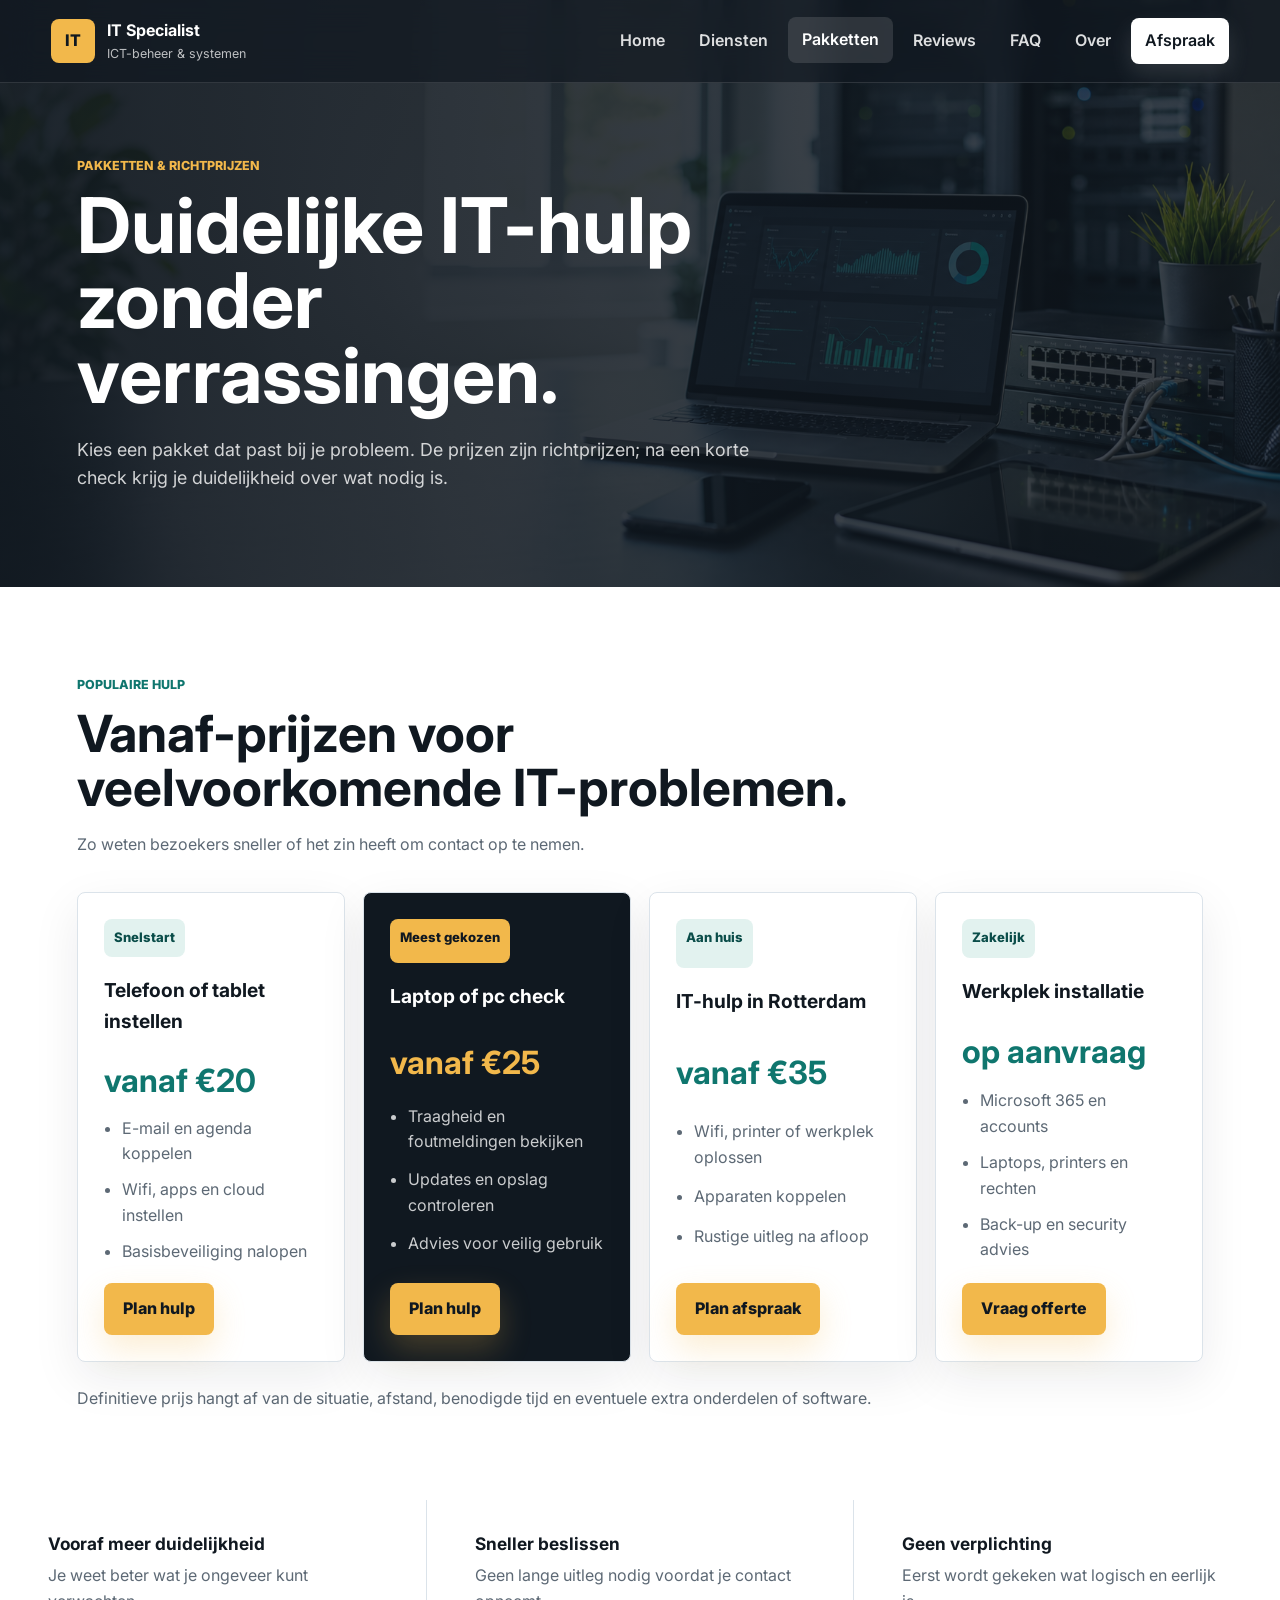
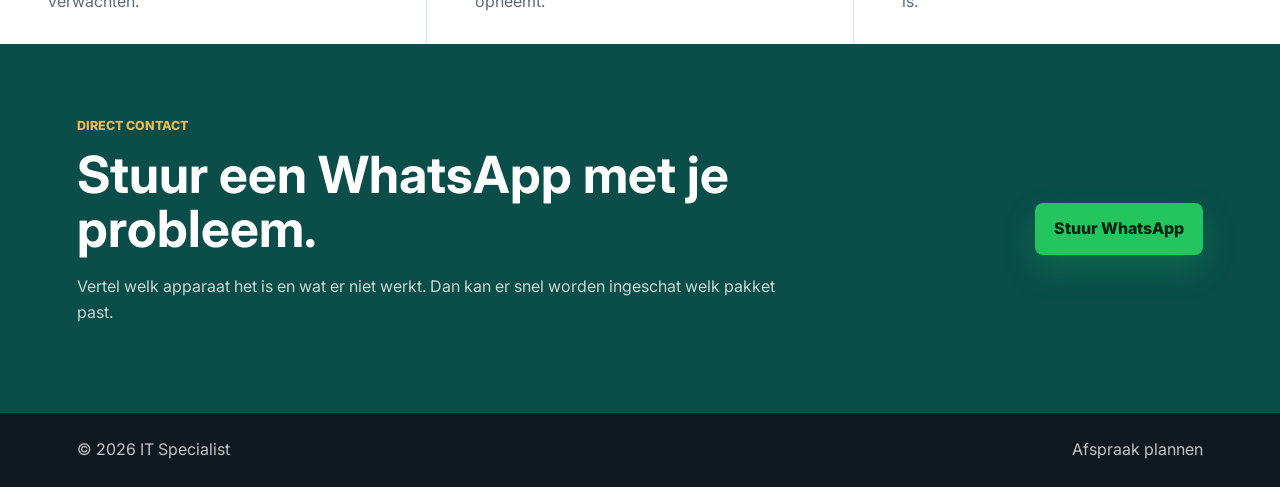
<file: pakketten.html>
<!doctype html>
<html lang="nl">
  <head>
    <meta charset="utf-8">
    <meta name="viewport" content="width=device-width, initial-scale=1">
    <meta
      name="description"
      content="Bekijk richtprijzen en pakketten voor laptop, telefoon, tablet, wifi, accounts en IT-hulp in Rotterdam."
    >
    <title>Pakketten | ICT Beheer & IT Systems</title>
    <link rel="preconnect" href="https://fonts.googleapis.com">
    <link rel="preconnect" href="https://fonts.gstatic.com" crossorigin>
    <link href="https://fonts.googleapis.com/css2?family=Inter:wght@400;500;600;700;800&display=swap" rel="stylesheet">
    <link rel="stylesheet" href="styles.css?v=20260528-2">
  </head>
  <body>
    <header class="site-header">
      <a class="brand" href="index.html" aria-label="Naar de homepage">
        <span class="brand-mark">IT</span>
        <span>
          <strong>IT Specialist</strong>
          <small>ICT-beheer & systemen</small>
        </span>
      </a>
      <button class="menu-button" type="button" aria-label="Menu openen" aria-expanded="false">
        <span></span>
        <span></span>
        <span></span>
      </button>
      <nav class="main-nav" aria-label="Hoofdnavigatie">
        <a href="index.html">Home</a>
        <a href="diensten.html">Diensten</a>
        <a class="is-active" href="pakketten.html">Pakketten</a>
        <a href="reviews.html">Reviews</a>
        <a href="faq.html">FAQ</a>
        <a href="over.html">Over</a>
        <a class="nav-cta" href="contact.html">Afspraak</a>
      </nav>
    </header>

    <main>
      <section class="page-hero">
        <p class="eyebrow">Pakketten & richtprijzen</p>
        <h1>Duidelijke IT-hulp zonder verrassingen.</h1>
        <p>
          Kies een pakket dat past bij je probleem. De prijzen zijn richtprijzen; na een korte check krijg je duidelijkheid over wat nodig is.
        </p>
      </section>

      <section class="section">
        <div class="section-heading">
          <p class="eyebrow">Populaire hulp</p>
          <h2>Vanaf-prijzen voor veelvoorkomende IT-problemen.</h2>
          <p>Zo weten bezoekers sneller of het zin heeft om contact op te nemen.</p>
        </div>
        <div class="price-grid">
          <article class="price-card">
            <span class="price-label">Snelstart</span>
            <h3>Telefoon of tablet instellen</h3>
            <strong class="price">vanaf €20</strong>
            <ul>
              <li>E-mail en agenda koppelen</li>
              <li>Wifi, apps en cloud instellen</li>
              <li>Basisbeveiliging nalopen</li>
            </ul>
            <a class="button button-primary" href="contact.html">Plan hulp</a>
          </article>
          <article class="price-card featured-price">
            <span class="price-label">Meest gekozen</span>
            <h3>Laptop of pc check</h3>
            <strong class="price">vanaf €25</strong>
            <ul>
              <li>Traagheid en foutmeldingen bekijken</li>
              <li>Updates en opslag controleren</li>
              <li>Advies voor veilig gebruik</li>
            </ul>
            <a class="button button-primary" href="contact.html">Plan hulp</a>
          </article>
          <article class="price-card">
            <span class="price-label">Aan huis</span>
            <h3>IT-hulp in Rotterdam</h3>
            <strong class="price">vanaf €35</strong>
            <ul>
              <li>Wifi, printer of werkplek oplossen</li>
              <li>Apparaten koppelen</li>
              <li>Rustige uitleg na afloop</li>
            </ul>
            <a class="button button-primary" href="contact.html">Plan afspraak</a>
          </article>
          <article class="price-card">
            <span class="price-label">Zakelijk</span>
            <h3>Werkplek installatie</h3>
            <strong class="price">op aanvraag</strong>
            <ul>
              <li>Microsoft 365 en accounts</li>
              <li>Laptops, printers en rechten</li>
              <li>Back-up en security advies</li>
            </ul>
            <a class="button button-primary" href="contact.html">Vraag offerte</a>
          </article>
        </div>
        <p class="price-note">
          Definitieve prijs hangt af van de situatie, afstand, benodigde tijd en eventuele extra onderdelen of software.
        </p>
      </section>

      <section class="sales-strip" aria-label="Waarom een pakket helpt">
        <div>
          <strong>Vooraf meer duidelijkheid</strong>
          <span>Je weet beter wat je ongeveer kunt verwachten.</span>
        </div>
        <div>
          <strong>Sneller beslissen</strong>
          <span>Geen lange uitleg nodig voordat je contact opneemt.</span>
        </div>
        <div>
          <strong>Geen verplichting</strong>
          <span>Eerst wordt gekeken wat logisch en eerlijk is.</span>
        </div>
      </section>

      <section class="home-cta-section">
        <div>
          <p class="eyebrow">Direct contact</p>
          <h2>Stuur een WhatsApp met je probleem.</h2>
          <p>Vertel welk apparaat het is en wat er niet werkt. Dan kan er snel worden ingeschat welk pakket past.</p>
        </div>
        <a class="button button-primary whatsapp-button" href="https://wa.me/31642901441">Stuur WhatsApp</a>
      </section>
    </main>

    <footer class="site-footer">
      <span>&copy; <span id="year"></span> IT Specialist</span>
      <a href="contact.html">Afspraak plannen</a>
    </footer>

    <script src="script.js?v=20260528-2"></script>
  </body>
</html>
</file>
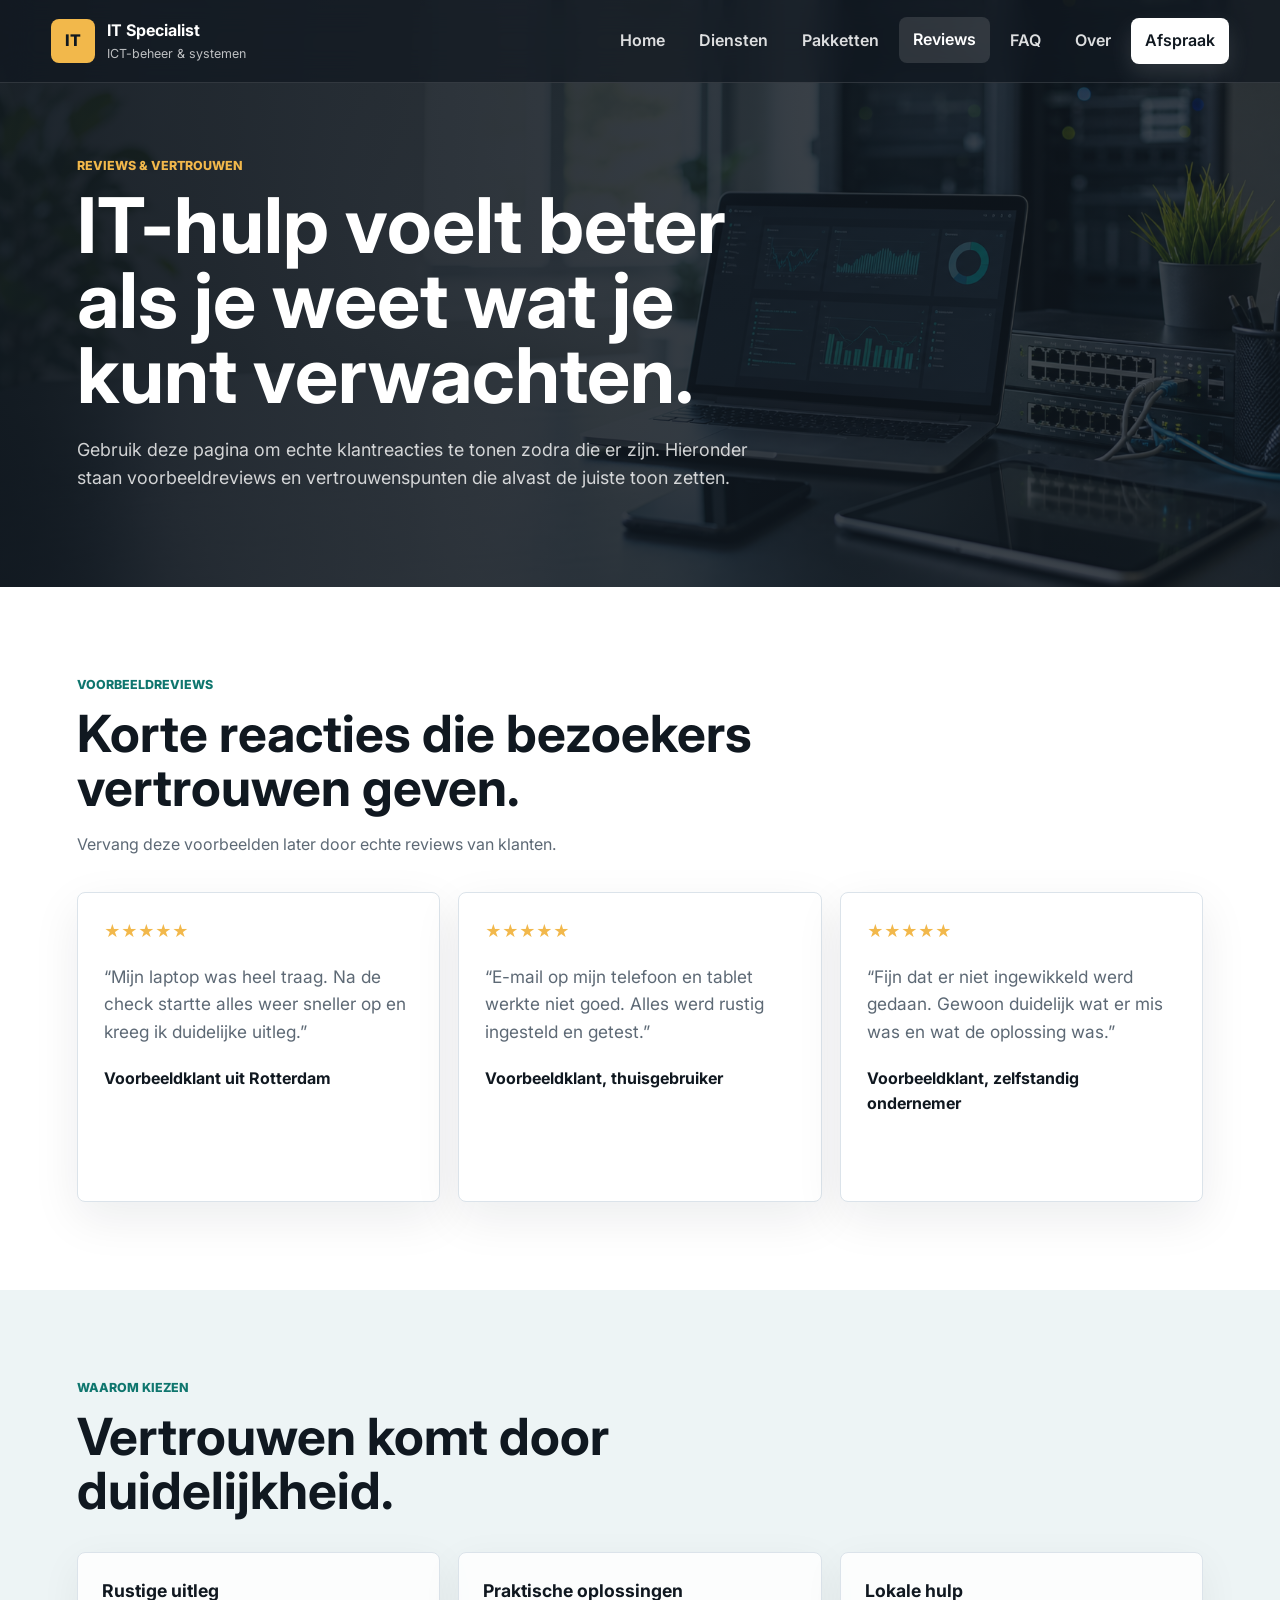
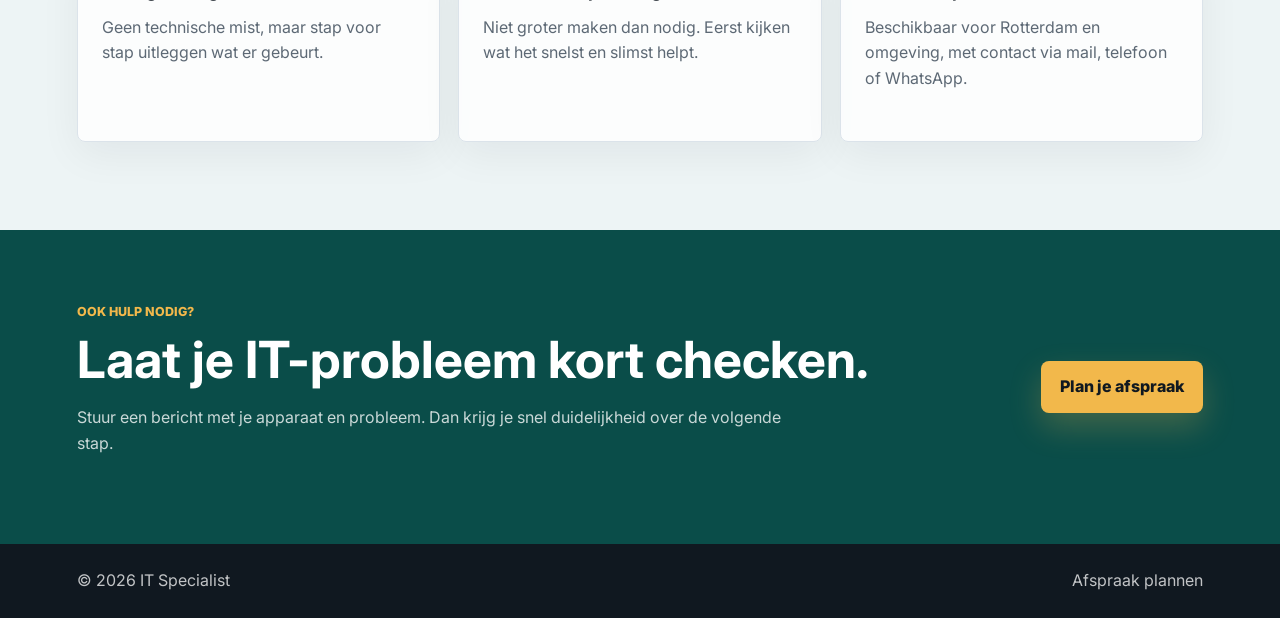
<file: reviews.html>
<!doctype html>
<html lang="nl">
  <head>
    <meta charset="utf-8">
    <meta name="viewport" content="width=device-width, initial-scale=1">
    <meta
      name="description"
      content="Lees waarom klanten kiezen voor duidelijke IT-hulp, snelle reactie en praktische oplossingen."
    >
    <title>Reviews | ICT Beheer & IT Systems</title>
    <link rel="preconnect" href="https://fonts.googleapis.com">
    <link rel="preconnect" href="https://fonts.gstatic.com" crossorigin>
    <link href="https://fonts.googleapis.com/css2?family=Inter:wght@400;500;600;700;800&display=swap" rel="stylesheet">
    <link rel="stylesheet" href="styles.css?v=20260528-2">
  </head>
  <body>
    <header class="site-header">
      <a class="brand" href="index.html" aria-label="Naar de homepage">
        <span class="brand-mark">IT</span>
        <span>
          <strong>IT Specialist</strong>
          <small>ICT-beheer & systemen</small>
        </span>
      </a>
      <button class="menu-button" type="button" aria-label="Menu openen" aria-expanded="false">
        <span></span>
        <span></span>
        <span></span>
      </button>
      <nav class="main-nav" aria-label="Hoofdnavigatie">
        <a href="index.html">Home</a>
        <a href="diensten.html">Diensten</a>
        <a href="pakketten.html">Pakketten</a>
        <a class="is-active" href="reviews.html">Reviews</a>
        <a href="faq.html">FAQ</a>
        <a href="over.html">Over</a>
        <a class="nav-cta" href="contact.html">Afspraak</a>
      </nav>
    </header>

    <main>
      <section class="page-hero">
        <p class="eyebrow">Reviews & vertrouwen</p>
        <h1>IT-hulp voelt beter als je weet wat je kunt verwachten.</h1>
        <p>
          Gebruik deze pagina om echte klantreacties te tonen zodra die er zijn. Hieronder staan voorbeeldreviews en vertrouwenspunten die alvast de juiste toon zetten.
        </p>
      </section>

      <section class="section">
        <div class="section-heading">
          <p class="eyebrow">Voorbeeldreviews</p>
          <h2>Korte reacties die bezoekers vertrouwen geven.</h2>
          <p>Vervang deze voorbeelden later door echte reviews van klanten.</p>
        </div>
        <div class="testimonial-grid">
          <article class="testimonial-card">
            <span class="stars">★★★★★</span>
            <p>“Mijn laptop was heel traag. Na de check startte alles weer sneller op en kreeg ik duidelijke uitleg.”</p>
            <strong>Voorbeeldklant uit Rotterdam</strong>
          </article>
          <article class="testimonial-card">
            <span class="stars">★★★★★</span>
            <p>“E-mail op mijn telefoon en tablet werkte niet goed. Alles werd rustig ingesteld en getest.”</p>
            <strong>Voorbeeldklant, thuisgebruiker</strong>
          </article>
          <article class="testimonial-card">
            <span class="stars">★★★★★</span>
            <p>“Fijn dat er niet ingewikkeld werd gedaan. Gewoon duidelijk wat er mis was en wat de oplossing was.”</p>
            <strong>Voorbeeldklant, zelfstandig ondernemer</strong>
          </article>
        </div>
      </section>

      <section class="section muted">
        <div class="section-heading">
          <p class="eyebrow">Waarom kiezen</p>
          <h2>Vertrouwen komt door duidelijkheid.</h2>
        </div>
        <div class="info-grid">
          <article>
            <strong>Rustige uitleg</strong>
            <p>Geen technische mist, maar stap voor stap uitleggen wat er gebeurt.</p>
          </article>
          <article>
            <strong>Praktische oplossingen</strong>
            <p>Niet groter maken dan nodig. Eerst kijken wat het snelst en slimst helpt.</p>
          </article>
          <article>
            <strong>Lokale hulp</strong>
            <p>Beschikbaar voor Rotterdam en omgeving, met contact via mail, telefoon of WhatsApp.</p>
          </article>
        </div>
      </section>

      <section class="home-cta-section">
        <div>
          <p class="eyebrow">Ook hulp nodig?</p>
          <h2>Laat je IT-probleem kort checken.</h2>
          <p>Stuur een bericht met je apparaat en probleem. Dan krijg je snel duidelijkheid over de volgende stap.</p>
        </div>
        <a class="button button-primary" href="contact.html">Plan je afspraak</a>
      </section>
    </main>

    <footer class="site-footer">
      <span>&copy; <span id="year"></span> IT Specialist</span>
      <a href="contact.html">Afspraak plannen</a>
    </footer>

    <script src="script.js?v=20260528-2"></script>
  </body>
</html>
</file>
<file: styles.css>
:root {
  --ink: #101820;
  --muted: #5d6975;
  --paper: #f7f9fb;
  --white: #ffffff;
  --line: #dbe3ea;
  --teal: #0f766e;
  --teal-dark: #0a4d49;
  --accent: #f2b84b;
  --shadow: 0 22px 70px rgba(16, 24, 32, 0.16);
  --shadow-strong: 0 28px 84px rgba(16, 24, 32, 0.24);
  --ease: cubic-bezier(0.22, 1, 0.36, 1);
}

* {
  box-sizing: border-box;
}

html {
  scroll-behavior: smooth;
}

body {
  margin: 0;
  font-family: Inter, Arial, sans-serif;
  color: var(--ink);
  background: var(--white);
  line-height: 1.6;
}

::selection {
  background: rgba(242, 184, 75, 0.42);
  color: var(--ink);
}

a {
  color: inherit;
  text-decoration: none;
}

.site-header {
  position: fixed;
  z-index: 20;
  top: 0;
  right: 0;
  left: 0;
  display: flex;
  align-items: center;
  justify-content: space-between;
  gap: 24px;
  padding: 18px clamp(20px, 4vw, 56px);
  color: var(--white);
  background: rgba(16, 24, 32, 0.7);
  backdrop-filter: blur(16px);
  border-bottom: 1px solid rgba(255, 255, 255, 0.12);
  transition: background 220ms ease, border-color 220ms ease, box-shadow 220ms ease;
}

.brand {
  display: inline-flex;
  align-items: center;
  gap: 12px;
  min-width: 0;
  transition: transform 220ms var(--ease);
}

.brand:hover {
  transform: translateY(-2px);
}

.brand-mark {
  display: grid;
  width: 44px;
  height: 44px;
  place-items: center;
  border-radius: 8px;
  background: var(--accent);
  color: var(--ink);
  font-weight: 800;
  transition: transform 260ms var(--ease), box-shadow 260ms ease;
}

.brand:hover .brand-mark {
  transform: rotate(-4deg) scale(1.05);
  box-shadow: 0 10px 24px rgba(242, 184, 75, 0.28);
}

.brand strong,
.brand small {
  display: block;
}

.brand small {
  color: rgba(255, 255, 255, 0.72);
  font-size: 0.78rem;
}

.main-nav {
  display: flex;
  align-items: center;
  gap: 6px;
}

.main-nav a {
  padding: 10px 14px;
  border-radius: 8px;
  color: rgba(255, 255, 255, 0.86);
  font-weight: 600;
  transition: transform 180ms var(--ease), background 180ms ease, color 180ms ease;
}

.main-nav a:hover,
.main-nav a:focus-visible,
.main-nav a.is-active {
  background: rgba(255, 255, 255, 0.12);
  color: var(--white);
  transform: translateY(-1px);
}

.main-nav .nav-cta {
  background: var(--white);
  color: var(--ink);
  box-shadow: 0 10px 24px rgba(255, 255, 255, 0.12);
}

.main-nav .nav-cta.is-active {
  background: var(--accent);
  color: var(--ink);
}

.menu-button {
  display: none;
  width: 44px;
  height: 44px;
  padding: 10px;
  border: 1px solid rgba(255, 255, 255, 0.2);
  border-radius: 8px;
  background: rgba(255, 255, 255, 0.08);
  cursor: pointer;
  transition: transform 220ms var(--ease), background 220ms ease;
}

.menu-button span {
  display: block;
  height: 2px;
  margin: 5px 0;
  background: var(--white);
  transition: transform 220ms var(--ease), opacity 180ms ease;
}

.menu-button:hover {
  transform: translateY(-2px);
  background: rgba(255, 255, 255, 0.14);
}

.menu-button.is-open span:nth-child(1) {
  transform: translateY(7px) rotate(45deg);
}

.menu-button.is-open span:nth-child(2) {
  opacity: 0;
}

.menu-button.is-open span:nth-child(3) {
  transform: translateY(-7px) rotate(-45deg);
}

.hero {
  position: relative;
  min-height: 92vh;
  display: grid;
  align-items: center;
  overflow: hidden;
  padding: 128px clamp(20px, 6vw, 84px) 72px;
  color: var(--white);
}

.hero-media,
.hero-overlay {
  position: absolute;
  inset: 0;
}

.hero-media {
  background-image: url("assets/hero-devices-support.png");
  background-position: center;
  background-size: cover;
  transform: scale(1.02);
  animation: heroDrift 18s ease-in-out infinite alternate;
}

.hero-overlay {
  background:
    linear-gradient(90deg, rgba(16, 24, 32, 0.92) 0%, rgba(16, 24, 32, 0.72) 45%, rgba(16, 24, 32, 0.24) 100%),
    linear-gradient(0deg, rgba(16, 24, 32, 0.48), rgba(16, 24, 32, 0));
}

.hero-content {
  position: relative;
  max-width: 760px;
}

.home-hero-content {
  display: grid;
  grid-template-columns: minmax(0, 1fr) minmax(300px, 390px);
  gap: clamp(24px, 4vw, 56px);
  width: 100%;
  max-width: 1180px;
  align-items: center;
}

.hero-copy-block {
  min-width: 0;
}

.hero-help-panel {
  padding: 26px;
  border: 1px solid rgba(255, 255, 255, 0.2);
  border-radius: 8px;
  background: rgba(255, 255, 255, 0.1);
  box-shadow: var(--shadow);
  backdrop-filter: blur(18px);
  transition: transform 260ms var(--ease), background 260ms ease, border-color 260ms ease;
}

.hero-help-panel:hover {
  transform: translateY(-6px);
  border-color: rgba(242, 184, 75, 0.42);
  background: rgba(255, 255, 255, 0.14);
}

.panel-kicker {
  display: block;
  margin-bottom: 16px;
  color: var(--accent);
  font-weight: 800;
}

.hero-help-panel ul,
.device-card ul {
  display: grid;
  gap: 12px;
  margin: 0;
  padding: 0;
  list-style: none;
}

.hero-help-panel li,
.device-card li {
  position: relative;
  padding-left: 22px;
}

.hero-help-panel li::before,
.device-card li::before {
  position: absolute;
  left: 0;
  content: "";
  width: 8px;
  height: 8px;
  margin-top: 9px;
  border-radius: 999px;
  background: var(--accent);
}

.confidence-row {
  display: flex;
  flex-wrap: wrap;
  gap: 10px;
  margin: 22px 0 0;
}

.confidence-row span {
  padding: 8px 10px;
  border: 1px solid rgba(255, 255, 255, 0.22);
  border-radius: 8px;
  background: rgba(255, 255, 255, 0.1);
  color: rgba(255, 255, 255, 0.88);
  font-size: 0.9rem;
  font-weight: 800;
  transition: transform 220ms var(--ease), background 220ms ease;
}

.confidence-row span:hover {
  transform: translateY(-2px);
  background: rgba(255, 255, 255, 0.16);
}

.panel-link {
  display: inline-flex;
  margin-top: 18px;
  color: var(--accent);
  font-weight: 800;
  transition: transform 180ms var(--ease), color 180ms ease;
}

.panel-link:hover {
  transform: translateX(4px);
  color: var(--white);
}

.eyebrow {
  margin: 0 0 12px;
  color: var(--teal);
  font-weight: 800;
  letter-spacing: 0;
  text-transform: uppercase;
  font-size: 0.78rem;
}

.hero .eyebrow {
  color: var(--accent);
}

.page-hero {
  padding: 156px clamp(20px, 6vw, 84px) 76px;
  background:
    linear-gradient(90deg, rgba(16, 24, 32, 0.94), rgba(16, 24, 32, 0.76)),
    url("assets/hero-it-workspace.png") center / cover;
  color: var(--white);
}

.page-hero .eyebrow {
  color: var(--accent);
}

.page-hero p:not(.eyebrow) {
  max-width: 700px;
  color: rgba(255, 255, 255, 0.8);
  font-size: 1.12rem;
}

h1,
h2,
h3,
p {
  margin-top: 0;
}

h1 {
  max-width: 740px;
  margin-bottom: 22px;
  font-size: clamp(2.7rem, 6vw, 5.8rem);
  line-height: 0.98;
  letter-spacing: 0;
}

h2 {
  margin-bottom: 18px;
  font-size: clamp(2rem, 4vw, 3.3rem);
  line-height: 1.05;
  letter-spacing: 0;
}

h3 {
  margin-bottom: 10px;
  font-size: 1.2rem;
}

.hero-copy {
  max-width: 620px;
  color: rgba(255, 255, 255, 0.84);
  font-size: 1.16rem;
}

.hero-actions {
  display: flex;
  flex-wrap: wrap;
  gap: 14px;
  margin: 34px 0;
}

.button {
  position: relative;
  display: inline-flex;
  align-items: center;
  justify-content: center;
  min-height: 48px;
  padding: 12px 18px;
  border: 1px solid transparent;
  border-radius: 8px;
  font-weight: 800;
  overflow: hidden;
  transform: translateY(0);
  transition: transform 220ms var(--ease), box-shadow 220ms ease, border-color 220ms ease, background 220ms ease;
}

.button::after {
  width: 0;
  margin-left: 0;
  overflow: hidden;
  content: ">";
  transition: width 220ms var(--ease), margin-left 220ms var(--ease);
}

.button:hover,
.button:focus-visible {
  transform: translateY(-3px);
}

.button:hover::after,
.button:focus-visible::after {
  width: 12px;
  margin-left: 8px;
}

.button-primary {
  background: var(--accent);
  color: var(--ink);
  box-shadow: 0 14px 32px rgba(242, 184, 75, 0.24);
}

.button-primary:hover,
.button-primary:focus-visible {
  box-shadow: 0 20px 42px rgba(242, 184, 75, 0.34);
}

.button-secondary {
  border-color: rgba(255, 255, 255, 0.32);
  color: var(--white);
  background: rgba(255, 255, 255, 0.04);
}

.button-secondary:hover,
.button-secondary:focus-visible {
  border-color: rgba(255, 255, 255, 0.62);
  background: rgba(255, 255, 255, 0.12);
}

.hero-stats {
  display: grid;
  grid-template-columns: repeat(3, minmax(0, 1fr));
  grid-column: 1 / -1;
  gap: 12px;
  max-width: 760px;
}

.hero-stats span {
  min-height: 86px;
  padding: 16px;
  border: 1px solid rgba(255, 255, 255, 0.18);
  border-radius: 8px;
  background: rgba(255, 255, 255, 0.08);
  color: rgba(255, 255, 255, 0.76);
  transition: transform 220ms var(--ease), border-color 220ms ease, background 220ms ease;
}

.hero-stats span:hover {
  transform: translateY(-4px);
  border-color: rgba(242, 184, 75, 0.42);
  background: rgba(255, 255, 255, 0.13);
}

.hero-stats strong {
  display: block;
  color: var(--white);
}

.home-hero-content .hero-stats {
  max-width: none;
}

.trust-band {
  display: flex;
  flex-wrap: wrap;
  justify-content: center;
  gap: 12px;
  padding: 18px 20px;
  background: var(--ink);
  color: rgba(255, 255, 255, 0.72);
  font-weight: 700;
}

.trust-band span {
  padding: 8px 12px;
  border-radius: 8px;
  transition: transform 180ms var(--ease), background 180ms ease, color 180ms ease;
}

.trust-band span:hover {
  transform: translateY(-2px);
  background: rgba(255, 255, 255, 0.08);
  color: var(--white);
}

.sales-strip {
  display: grid;
  grid-template-columns: repeat(3, minmax(0, 1fr));
  gap: 1px;
  background: var(--line);
}

.sales-strip div {
  padding: 30px clamp(20px, 4vw, 48px);
  background: var(--white);
  transition: transform 220ms var(--ease), background 220ms ease;
}

.sales-strip div:hover {
  position: relative;
  z-index: 1;
  transform: translateY(-4px);
  background: #fbfdff;
}

.sales-strip strong,
.sales-strip span {
  display: block;
}

.sales-strip strong {
  margin-bottom: 6px;
  font-size: 1.08rem;
}

.sales-strip span {
  color: var(--muted);
}

.section,
.split-section,
.contact-section {
  padding: 88px clamp(20px, 6vw, 84px);
}

.section-heading {
  max-width: 780px;
  margin-bottom: 34px;
}

.service-grid {
  display: grid;
  grid-template-columns: repeat(4, minmax(0, 1fr));
  gap: 18px;
}

.compact-grid {
  grid-template-columns: repeat(3, minmax(0, 1fr));
}

.service-card {
  min-height: 270px;
  padding: 24px;
  border: 1px solid var(--line);
  border-radius: 8px;
  background: var(--white);
  box-shadow: 0 12px 42px rgba(16, 24, 32, 0.06);
  transition: transform 260ms var(--ease), border-color 260ms ease, box-shadow 260ms ease;
}

.service-card:hover,
.detail-grid article:hover,
.info-grid article:hover,
.steps li:hover {
  transform: translateY(-7px);
  border-color: rgba(15, 118, 110, 0.34);
  box-shadow: 0 22px 64px rgba(16, 24, 32, 0.13);
}

.service-icon {
  display: inline-grid;
  width: 44px;
  height: 44px;
  place-items: center;
  margin-bottom: 36px;
  border-radius: 8px;
  background: #e2f2ef;
  color: var(--teal-dark);
  font-weight: 800;
  transition: transform 260ms var(--ease), background 260ms ease;
}

.service-card:hover .service-icon {
  transform: scale(1.08) rotate(-3deg);
  background: #d4f5ef;
}

.service-card p,
.split-section p,
.about-wrap p,
.contact-section p,
.info-grid p,
.price-card li,
.testimonial-card p,
.faq-list p,
.link-card p,
.form-aside li,
.form-note {
  color: var(--muted);
}

.device-section {
  background:
    linear-gradient(180deg, #f7f9fb 0%, #ffffff 100%);
}

.section-heading p:not(.eyebrow) {
  max-width: 680px;
  color: var(--muted);
}

.device-grid {
  display: grid;
  grid-template-columns: repeat(3, minmax(0, 1fr));
  gap: 18px;
}

.device-card {
  position: relative;
  min-height: 430px;
  padding: 26px;
  overflow: hidden;
  border: 1px solid var(--line);
  border-radius: 8px;
  background: var(--white);
  box-shadow: 0 16px 48px rgba(16, 24, 32, 0.08);
  transition: transform 280ms var(--ease), border-color 280ms ease, box-shadow 280ms ease;
}

.device-card::before {
  position: absolute;
  top: 0;
  right: 0;
  left: 0;
  height: 4px;
  background: var(--accent);
  content: "";
  transform: scaleX(0);
  transform-origin: left;
  transition: transform 280ms var(--ease);
}

.device-card:hover {
  transform: translateY(-8px);
  border-color: rgba(242, 184, 75, 0.46);
  box-shadow: var(--shadow-strong);
}

.device-card:hover::before {
  transform: scaleX(1);
}

.featured-device {
  background: var(--ink);
  color: var(--white);
}

.featured-device li {
  color: rgba(255, 255, 255, 0.78);
}

.device-topline {
  display: flex;
  align-items: center;
  gap: 14px;
  margin-bottom: 34px;
  color: var(--teal-dark);
  font-weight: 800;
}

.featured-device .device-topline {
  color: var(--accent);
}

.device-icon {
  position: relative;
  display: inline-block;
  flex: 0 0 auto;
  border: 2px solid currentColor;
  transition: transform 260ms var(--ease), color 260ms ease;
}

.device-card:hover .device-icon {
  transform: translateY(-3px) scale(1.08);
}

.phone-icon {
  width: 24px;
  height: 38px;
  border-radius: 8px;
}

.tablet-icon {
  width: 34px;
  height: 42px;
  border-radius: 8px;
}

.laptop-icon {
  width: 46px;
  height: 30px;
  border-radius: 6px 6px 3px 3px;
}

.laptop-icon::after {
  position: absolute;
  right: -7px;
  bottom: -8px;
  left: -7px;
  height: 6px;
  border-radius: 0 0 8px 8px;
  background: currentColor;
  content: "";
}

.device-card h3 {
  margin-bottom: 18px;
  font-size: 1.55rem;
  line-height: 1.15;
}

.device-card li {
  color: var(--muted);
}

.home-cta-section {
  display: grid;
  grid-template-columns: minmax(0, 1fr) auto;
  gap: 28px;
  align-items: center;
  padding: 72px clamp(20px, 6vw, 84px);
  background: var(--teal-dark);
  color: var(--white);
  position: relative;
  overflow: hidden;
}

.home-cta-section::before {
  position: absolute;
  inset: 0;
  background: linear-gradient(120deg, transparent 0%, rgba(242, 184, 75, 0.14) 48%, transparent 76%);
  content: "";
  transform: translateX(-100%);
  transition: transform 900ms var(--ease);
}

.home-cta-section:hover::before {
  transform: translateX(100%);
}

.home-cta-section > * {
  position: relative;
}

.home-cta-section .eyebrow {
  color: var(--accent);
}

.home-cta-section h2 {
  max-width: 820px;
}

.home-cta-section p {
  max-width: 720px;
  color: rgba(255, 255, 255, 0.78);
}

.split-section {
  display: grid;
  grid-template-columns: minmax(0, 0.95fr) minmax(320px, 0.75fr);
  gap: clamp(28px, 6vw, 72px);
  align-items: start;
  background: var(--paper);
}

.steps {
  display: grid;
  gap: 14px;
  margin: 0;
  padding: 0;
  list-style: none;
}

.steps li {
  padding: 22px;
  border-left: 5px solid var(--teal);
  border-radius: 8px;
  background: var(--white);
  box-shadow: 0 12px 36px rgba(16, 24, 32, 0.07);
  transition: transform 240ms var(--ease), border-color 240ms ease, box-shadow 240ms ease;
}

.steps strong,
.steps span {
  display: block;
}

.steps span {
  color: var(--muted);
}

.muted {
  background: #edf4f5;
}

.about-wrap {
  display: grid;
  grid-template-columns: minmax(0, 0.75fr) minmax(320px, 1fr);
  gap: clamp(28px, 6vw, 72px);
  align-items: start;
}

.detail-grid {
  display: grid;
  grid-template-columns: repeat(3, minmax(0, 1fr));
  gap: 18px;
}

.detail-grid article {
  min-height: 180px;
  padding: 24px;
  border: 1px solid var(--line);
  border-radius: 8px;
  background: var(--white);
  box-shadow: 0 12px 42px rgba(16, 24, 32, 0.06);
  transition: transform 240ms var(--ease), border-color 240ms ease, box-shadow 240ms ease;
}

.detail-grid p {
  color: var(--muted);
}

.info-grid {
  display: grid;
  grid-template-columns: repeat(3, minmax(0, 1fr));
  gap: 18px;
}

.info-grid article {
  min-height: 190px;
  padding: 24px;
  border: 1px solid var(--line);
  border-radius: 8px;
  background: var(--white);
  box-shadow: 0 12px 42px rgba(16, 24, 32, 0.06);
  transition: transform 240ms var(--ease), border-color 240ms ease, box-shadow 240ms ease;
}

.info-grid strong {
  display: block;
  margin-bottom: 10px;
  font-size: 1.1rem;
}

.muted .info-grid article {
  background: rgba(255, 255, 255, 0.82);
}

.link-card-grid {
  display: grid;
  grid-template-columns: repeat(3, minmax(0, 1fr));
  gap: 18px;
}

.link-card {
  min-height: 250px;
  padding: 24px;
  border: 1px solid var(--line);
  border-radius: 8px;
  background: var(--white);
  box-shadow: 0 12px 42px rgba(16, 24, 32, 0.06);
  transition: transform 240ms var(--ease), border-color 240ms ease, box-shadow 240ms ease;
}

.link-card:hover {
  transform: translateY(-7px);
  border-color: rgba(242, 184, 75, 0.46);
  box-shadow: 0 22px 64px rgba(16, 24, 32, 0.13);
}

.link-card span {
  display: inline-block;
  margin-bottom: 18px;
  color: var(--teal);
  font-weight: 800;
  text-transform: uppercase;
  font-size: 0.78rem;
}

.link-card strong {
  display: block;
  margin-bottom: 10px;
  font-size: 1.28rem;
  line-height: 1.15;
}

.price-grid {
  display: grid;
  grid-template-columns: repeat(4, minmax(0, 1fr));
  gap: 18px;
}

.price-card {
  display: grid;
  gap: 18px;
  min-height: 470px;
  padding: 26px;
  border: 1px solid var(--line);
  border-radius: 8px;
  background: var(--white);
  box-shadow: 0 16px 48px rgba(16, 24, 32, 0.08);
  transition: transform 260ms var(--ease), border-color 260ms ease, box-shadow 260ms ease;
}

.price-card:hover {
  transform: translateY(-8px);
  border-color: rgba(242, 184, 75, 0.46);
  box-shadow: var(--shadow-strong);
}

.featured-price {
  background: var(--ink);
  color: var(--white);
}

.featured-price li {
  color: rgba(255, 255, 255, 0.78);
}

.price-label {
  justify-self: start;
  padding: 8px 10px;
  border-radius: 8px;
  background: #e2f2ef;
  color: var(--teal-dark);
  font-weight: 800;
  font-size: 0.82rem;
}

.featured-price .price-label {
  background: var(--accent);
  color: var(--ink);
}

.price {
  color: var(--teal);
  font-size: 2rem;
  line-height: 1;
}

.featured-price .price {
  color: var(--accent);
}

.price-card ul {
  display: grid;
  gap: 10px;
  margin: 0;
  padding-left: 18px;
}

.price-card .button {
  align-self: end;
  justify-self: start;
}

.price-note {
  max-width: 820px;
  margin: 24px 0 0;
  color: var(--muted);
}

.testimonial-grid {
  display: grid;
  grid-template-columns: repeat(3, minmax(0, 1fr));
  gap: 18px;
}

.testimonial-card {
  min-height: 310px;
  padding: 26px;
  border: 1px solid var(--line);
  border-radius: 8px;
  background: var(--white);
  box-shadow: 0 16px 48px rgba(16, 24, 32, 0.08);
  transition: transform 260ms var(--ease), border-color 260ms ease, box-shadow 260ms ease;
}

.testimonial-card:hover {
  transform: translateY(-7px);
  border-color: rgba(15, 118, 110, 0.34);
  box-shadow: var(--shadow-strong);
}

.stars {
  display: block;
  margin-bottom: 18px;
  color: var(--accent);
  font-weight: 800;
}

.testimonial-card p {
  font-size: 1.08rem;
}

.testimonial-card strong {
  display: block;
  margin-top: 20px;
}

.faq-list {
  display: grid;
  gap: 12px;
  max-width: 980px;
}

.faq-list details {
  border: 1px solid var(--line);
  border-radius: 8px;
  background: var(--white);
  box-shadow: 0 12px 42px rgba(16, 24, 32, 0.06);
  transition: border-color 220ms ease, box-shadow 220ms ease, transform 220ms var(--ease);
}

.faq-list details:hover,
.faq-list details[open] {
  border-color: rgba(15, 118, 110, 0.34);
  box-shadow: 0 18px 52px rgba(16, 24, 32, 0.1);
}

.faq-list details:hover {
  transform: translateY(-3px);
}

.faq-list summary {
  cursor: pointer;
  padding: 20px 22px;
  color: var(--ink);
  font-weight: 800;
}

.faq-list p {
  margin: 0;
  padding: 0 22px 22px;
}

.cta-actions {
  display: flex;
  flex-wrap: wrap;
  gap: 12px;
}

.whatsapp-button {
  background: #22c55e;
  color: #07210f;
  box-shadow: 0 14px 32px rgba(34, 197, 94, 0.24);
}

.whatsapp-button:hover,
.whatsapp-button:focus-visible {
  box-shadow: 0 20px 42px rgba(34, 197, 94, 0.34);
}

.form-layout {
  display: grid;
  grid-template-columns: minmax(0, 1fr) minmax(280px, 360px);
  gap: 24px;
  align-items: start;
}

.appointment-form {
  display: grid;
  gap: 18px;
  padding: 28px;
  border: 1px solid var(--line);
  border-radius: 8px;
  background: var(--white);
  box-shadow: 0 18px 54px rgba(16, 24, 32, 0.08);
  transition: transform 260ms var(--ease), box-shadow 260ms ease;
}

.appointment-form:hover {
  transform: translateY(-4px);
  box-shadow: 0 24px 72px rgba(16, 24, 32, 0.13);
}

.form-row {
  display: grid;
  grid-template-columns: repeat(2, minmax(0, 1fr));
  gap: 16px;
}

.appointment-form label,
.appointment-form fieldset {
  display: grid;
  gap: 8px;
  color: var(--ink);
  font-weight: 800;
}

.appointment-form input,
.appointment-form select,
.appointment-form textarea {
  width: 100%;
  min-height: 48px;
  padding: 12px 14px;
  border: 1px solid #c8d4dd;
  border-radius: 8px;
  color: var(--ink);
  background: #fbfdff;
  font: inherit;
  font-weight: 500;
  transition: border-color 180ms ease, background 180ms ease, box-shadow 180ms ease;
}

.appointment-form input:hover,
.appointment-form select:hover,
.appointment-form textarea:hover {
  border-color: rgba(15, 118, 110, 0.48);
  background: var(--white);
}

.appointment-form textarea {
  resize: vertical;
}

.appointment-form input:focus,
.appointment-form select:focus,
.appointment-form textarea:focus {
  outline: 3px solid rgba(15, 118, 110, 0.18);
  border-color: var(--teal);
}

.appointment-form fieldset {
  grid-template-columns: repeat(2, minmax(0, 1fr));
  margin: 0;
  padding: 18px;
  border: 1px solid var(--line);
  border-radius: 8px;
}

.appointment-form legend {
  padding: 0 8px;
  font-weight: 800;
}

.appointment-form fieldset label,
.consent-line {
  display: flex;
  align-items: center;
  gap: 10px;
  font-weight: 600;
}

.appointment-form input[type="checkbox"] {
  width: 18px;
  min-width: 18px;
  height: 18px;
  min-height: 18px;
  accent-color: var(--teal);
  cursor: pointer;
}

.appointment-form .button {
  justify-self: start;
  border: 0;
  cursor: pointer;
}

.form-note {
  margin: 0;
  font-size: 0.92rem;
}

.form-note code {
  color: var(--ink);
  font-weight: 800;
}

.form-aside {
  padding: 24px;
  border-radius: 8px;
  background: var(--ink);
  color: var(--white);
  box-shadow: var(--shadow);
  transition: transform 260ms var(--ease), box-shadow 260ms ease;
}

.form-aside:hover {
  transform: translateY(-5px);
  box-shadow: var(--shadow-strong);
}

.form-aside ul {
  display: grid;
  gap: 12px;
  margin: 16px 0 0;
  padding-left: 20px;
}

.form-aside li {
  color: rgba(255, 255, 255, 0.78);
}

.contact-section {
  display: grid;
  grid-template-columns: minmax(0, 1fr) minmax(300px, 420px);
  gap: 28px;
  align-items: center;
  background:
    linear-gradient(90deg, rgba(10, 77, 73, 0.95), rgba(16, 24, 32, 0.72)),
    url("assets/hero-devices-support.png") center / cover;
  color: var(--white);
}

.contact-page {
  min-height: 78vh;
  padding-top: 156px;
}

.contact-hero-copy {
  max-width: 760px;
}

.contact-section .eyebrow {
  color: var(--accent);
}

.contact-section p {
  color: rgba(255, 255, 255, 0.78);
}

.contact-hero-panel {
  display: grid;
  gap: 18px;
  padding: 24px;
  border: 1px solid rgba(255, 255, 255, 0.18);
  border-radius: 8px;
  background: rgba(16, 24, 32, 0.42);
  box-shadow: var(--shadow-strong);
  backdrop-filter: blur(18px);
  transition: transform 260ms var(--ease), border-color 260ms ease, background 260ms ease;
}

.contact-hero-panel:hover {
  transform: translateY(-6px);
  border-color: rgba(242, 184, 75, 0.38);
  background: rgba(16, 24, 32, 0.52);
}

.mini-metrics {
  display: grid;
  gap: 10px;
}

.mini-metrics span {
  display: flex;
  align-items: center;
  gap: 12px;
  padding: 12px;
  border-radius: 8px;
  background: rgba(255, 255, 255, 0.08);
  color: rgba(255, 255, 255, 0.82);
  font-weight: 700;
}

.mini-metrics strong {
  display: grid;
  width: 34px;
  height: 34px;
  place-items: center;
  border-radius: 8px;
  background: var(--accent);
  color: var(--ink);
}

.contact-card {
  display: grid;
  gap: 12px;
  padding: 24px;
  border: 1px solid rgba(255, 255, 255, 0.18);
  border-radius: 8px;
  background: rgba(255, 255, 255, 0.08);
  box-shadow: var(--shadow);
  transition: transform 260ms var(--ease), background 260ms ease, border-color 260ms ease;
}

.contact-card:hover {
  transform: translateY(-5px);
  border-color: rgba(242, 184, 75, 0.34);
  background: rgba(255, 255, 255, 0.12);
}

.contact-card a,
.contact-card span {
  display: block;
  padding: 12px 0;
  border-bottom: 1px solid rgba(255, 255, 255, 0.16);
  font-weight: 700;
}

.contact-card span {
  border-bottom: 0;
  color: rgba(255, 255, 255, 0.78);
}

.contact-step-strip {
  display: grid;
  grid-template-columns: repeat(3, minmax(0, 1fr));
  gap: 1px;
  background: var(--line);
}

.contact-step-strip article {
  min-height: 190px;
  padding: 30px clamp(20px, 4vw, 48px);
  background: var(--white);
  transition: transform 240ms var(--ease), background 240ms ease, box-shadow 240ms ease;
}

.contact-step-strip article:hover {
  position: relative;
  z-index: 1;
  transform: translateY(-5px);
  background: #fbfdff;
  box-shadow: 0 16px 46px rgba(16, 24, 32, 0.1);
}

.contact-step-strip span,
.contact-step-strip strong {
  display: block;
}

.contact-step-strip span {
  margin-bottom: 12px;
  color: var(--teal);
  font-weight: 800;
}

.contact-step-strip strong {
  margin-bottom: 8px;
  font-size: 1.15rem;
}

.contact-step-strip p {
  margin: 0;
  color: var(--muted);
}

.aside-note {
  display: grid;
  gap: 4px;
  margin-top: 20px;
  padding-top: 18px;
  border-top: 1px solid rgba(255, 255, 255, 0.16);
}

.aside-note strong {
  color: var(--accent);
}

.aside-note span {
  color: rgba(255, 255, 255, 0.76);
}

.site-footer {
  display: flex;
  justify-content: space-between;
  gap: 18px;
  padding: 24px clamp(20px, 6vw, 84px);
  background: var(--ink);
  color: rgba(255, 255, 255, 0.74);
}

.site-footer a {
  transition: color 180ms ease, transform 180ms var(--ease);
}

.site-footer a:hover {
  color: var(--accent);
  transform: translateX(3px);
}

.has-reveal .reveal {
  opacity: 0;
  transform: translateY(24px);
  transition:
    opacity 680ms var(--ease),
    transform 680ms var(--ease),
    border-color 240ms ease,
    box-shadow 240ms ease,
    background 240ms ease;
  transition-delay: var(--reveal-delay, 0ms);
}

.has-reveal .reveal.is-visible {
  opacity: 1;
  transform: translateY(0);
}

@keyframes heroDrift {
  from {
    transform: scale(1.02) translate3d(0, 0, 0);
  }

  to {
    transform: scale(1.08) translate3d(-14px, -10px, 0);
  }
}

@media (max-width: 1120px) {
  .menu-button {
    display: block;
  }

  .main-nav {
    position: absolute;
    top: 81px;
    right: 16px;
    left: 16px;
    display: none;
    padding: 10px;
    border-radius: 8px;
    background: rgba(16, 24, 32, 0.96);
    box-shadow: var(--shadow);
  }

  .main-nav.is-open {
    display: grid;
  }

  .main-nav a {
    padding: 14px;
  }
}

@media (max-width: 960px) {
  .service-grid {
    grid-template-columns: repeat(2, minmax(0, 1fr));
  }

  .split-section,
  .about-wrap,
  .contact-section,
  .detail-grid,
  .info-grid,
  .link-card-grid,
  .price-grid,
  .testimonial-grid,
  .sales-strip,
  .contact-step-strip,
  .form-layout,
  .home-hero-content,
  .device-grid,
  .home-cta-section {
    grid-template-columns: 1fr;
  }

  .compact-grid {
    grid-template-columns: 1fr;
  }

  .home-cta-section .button {
    justify-self: start;
  }
}

@media (max-width: 720px) {
  .site-header {
    padding: 12px 16px;
  }

  .main-nav {
    top: 69px;
  }

  .hero {
    min-height: 980px;
    padding: 112px 20px 48px;
  }

  .hero-overlay {
    background: linear-gradient(90deg, rgba(16, 24, 32, 0.93), rgba(16, 24, 32, 0.68));
  }

  h1 {
    font-size: clamp(2.15rem, 10vw, 3.25rem);
    line-height: 1.03;
  }

  .hero-stats,
  .service-grid,
  .device-grid {
    grid-template-columns: 1fr;
  }

  .section,
  .split-section,
  .page-hero,
  .contact-section,
  .home-cta-section {
    padding: 64px 20px;
  }

  .form-row,
  .appointment-form fieldset {
    grid-template-columns: 1fr;
  }

  .contact-page {
    min-height: auto;
  }

  .hero-help-panel,
  .device-card,
  .appointment-form {
    padding: 22px;
  }

  .page-hero,
  .contact-page {
    padding-top: 112px;
  }

  .site-footer {
    flex-direction: column;
  }
}

@media (prefers-reduced-motion: reduce) {
  *,
  *::before,
  *::after {
    animation-duration: 0.01ms !important;
    animation-iteration-count: 1 !important;
    scroll-behavior: auto !important;
    transition-duration: 0.01ms !important;
  }

  .has-reveal .reveal {
    opacity: 1;
    transform: none;
  }
}
</file>
